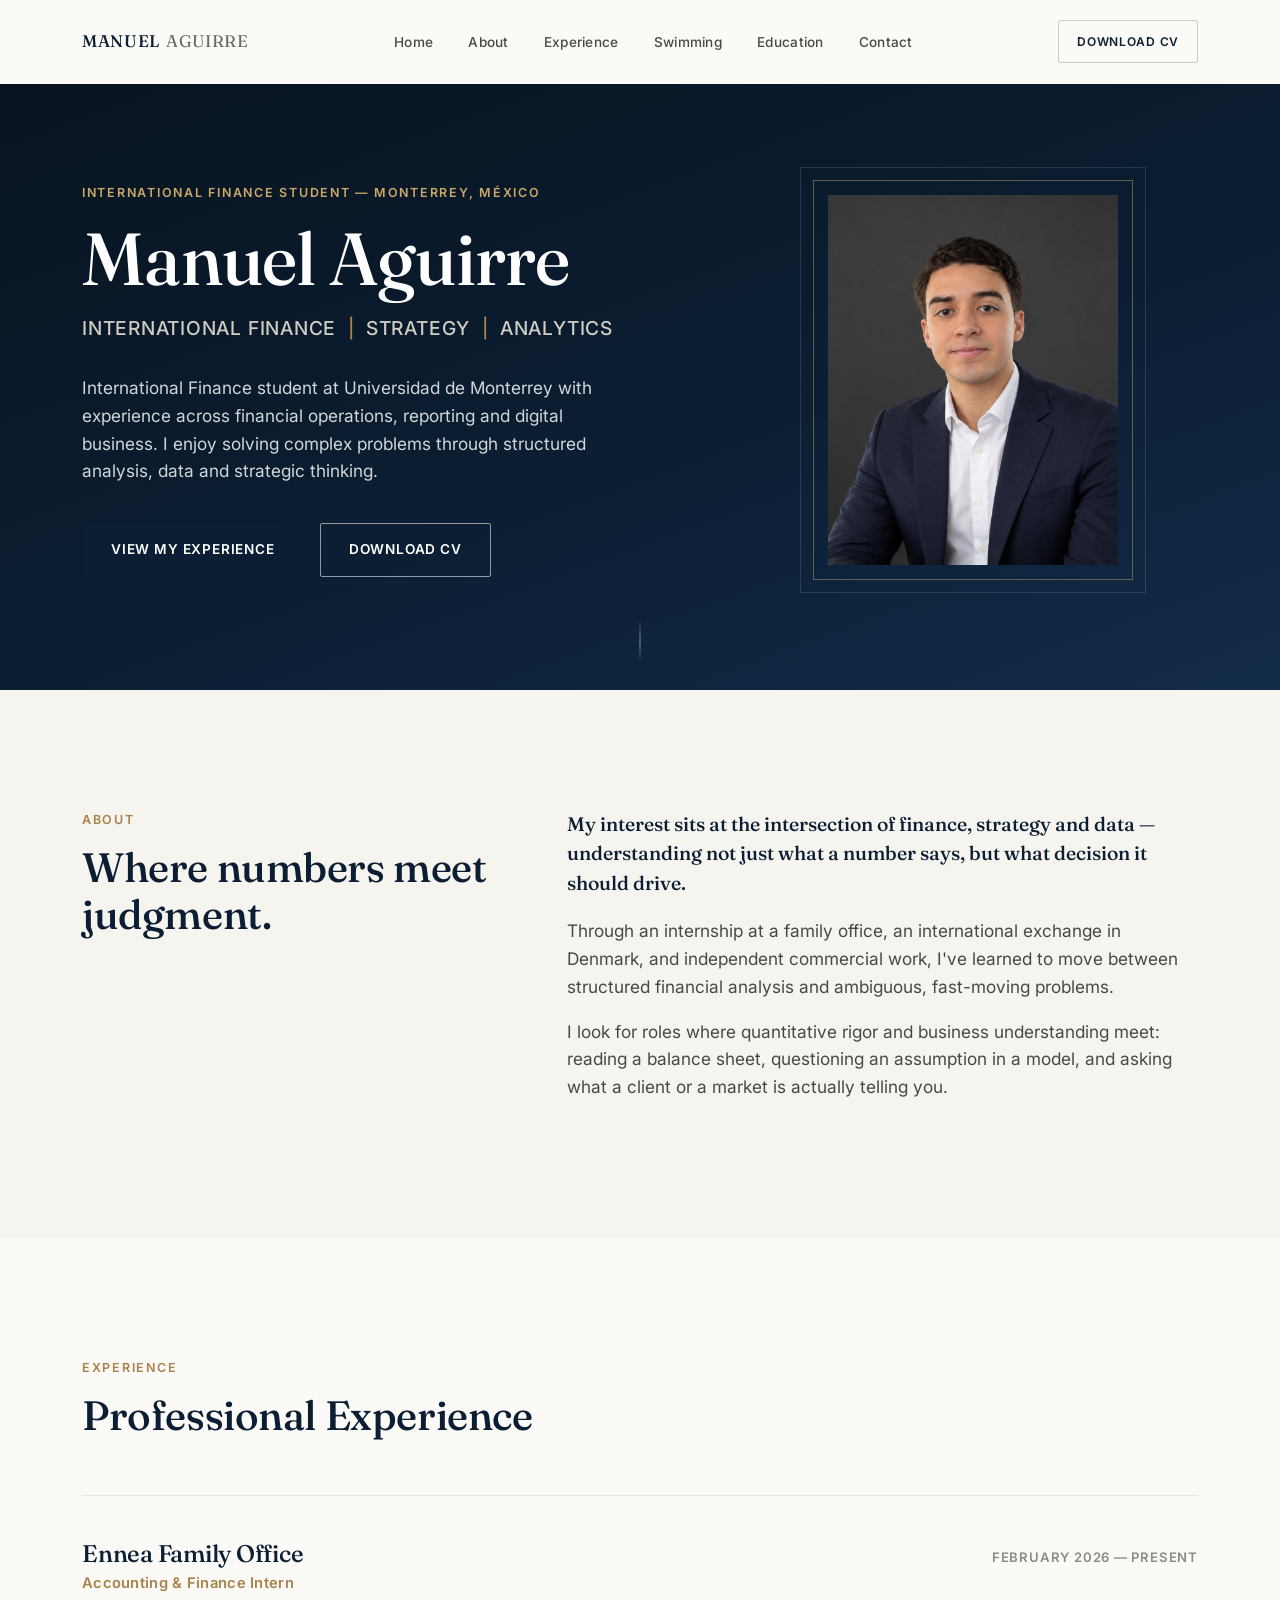
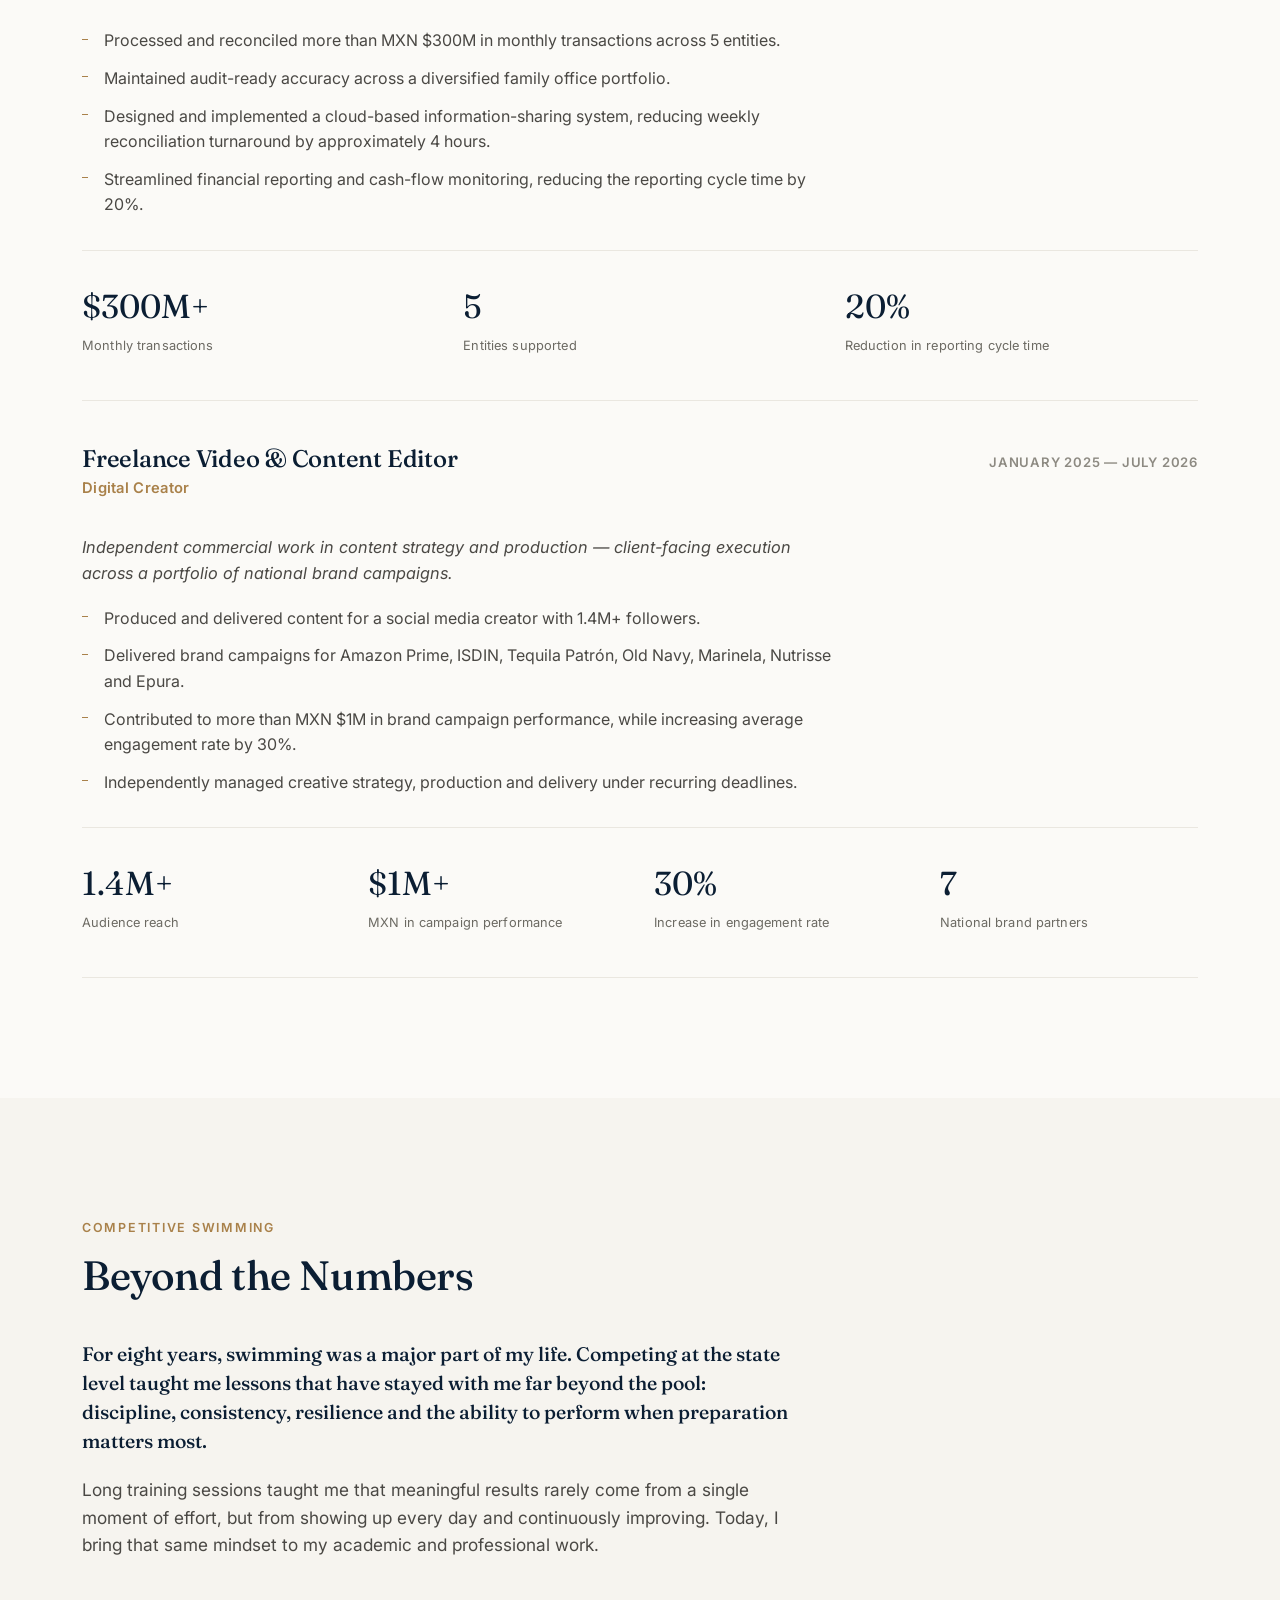
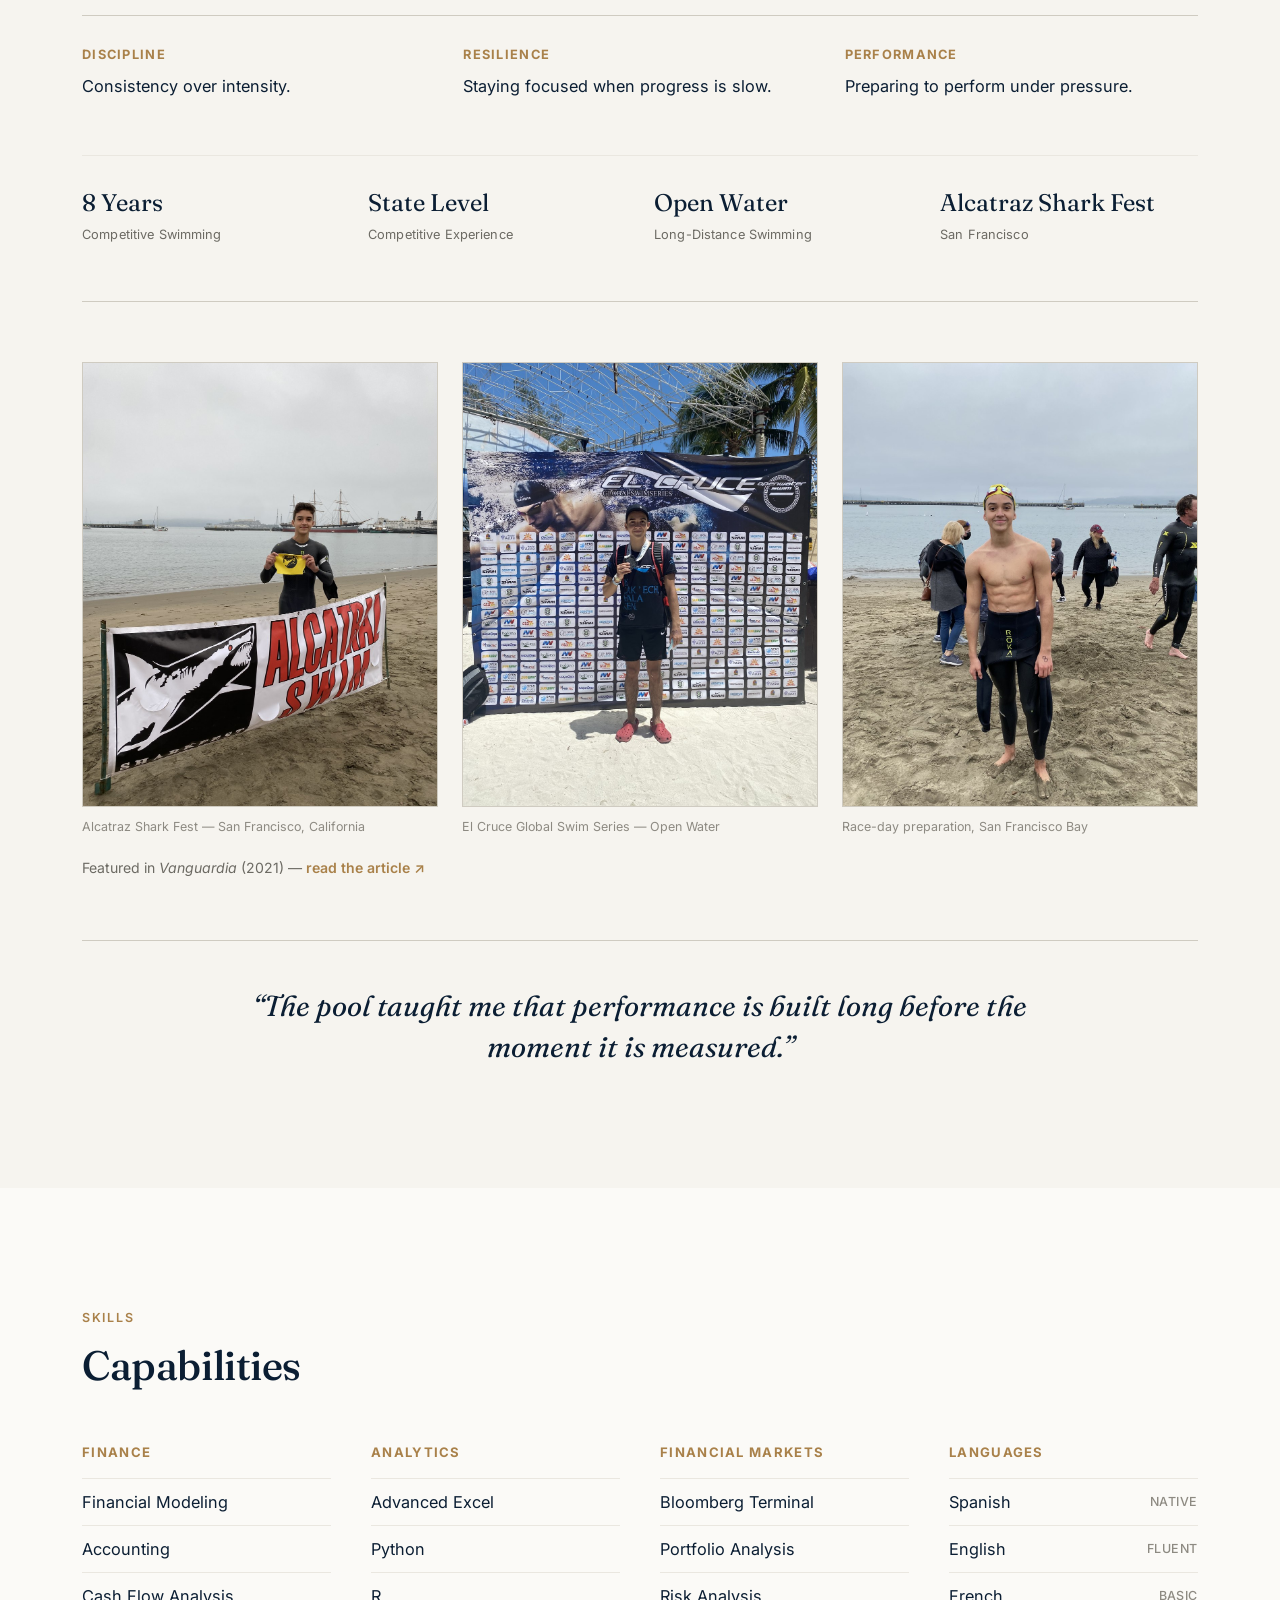
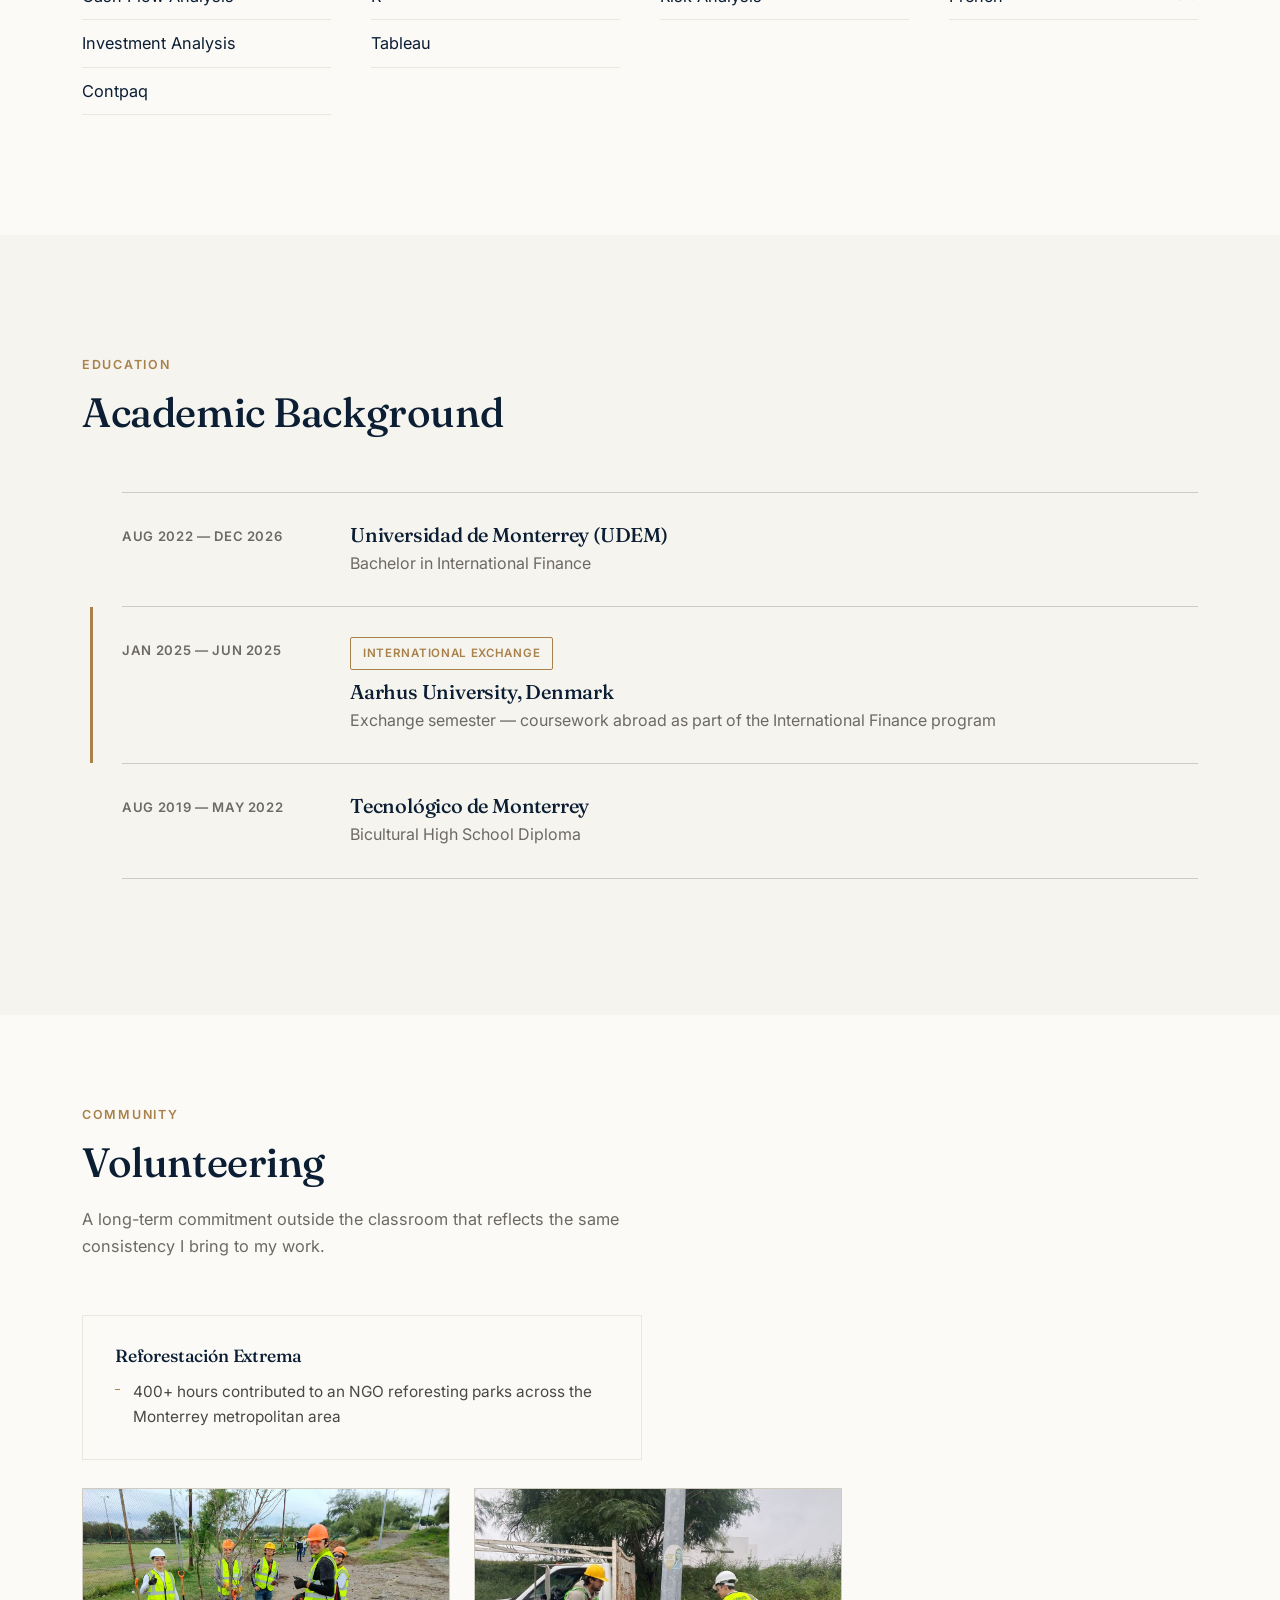
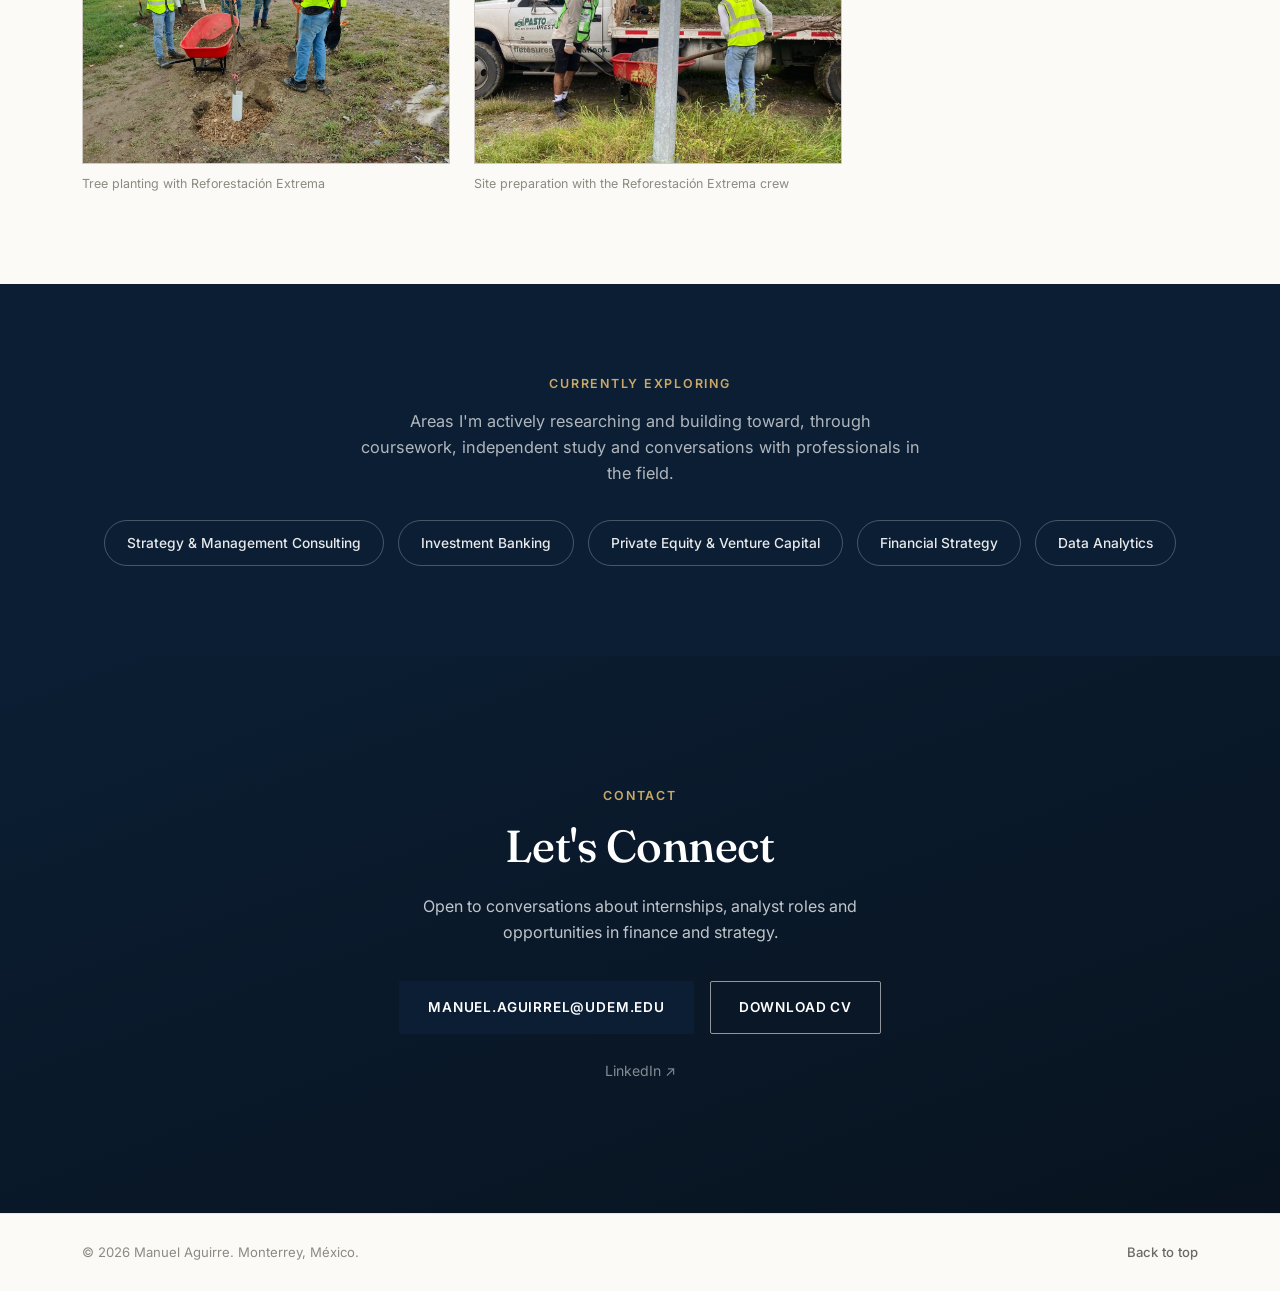
<file: index.html>
<!DOCTYPE html>
<html lang="en">
<head>
<meta charset="UTF-8">
<meta name="viewport" content="width=device-width, initial-scale=1.0">
<title>Manuel Aguirre — International Finance | Strategy | Analytics</title>
<meta name="description" content="Manuel Aguirre is an International Finance student at Universidad de Monterrey with experience in financial operations, reporting and digital business. Exploring careers in strategy consulting, investment banking, private equity and financial analytics.">
<meta name="keywords" content="Manuel Aguirre, International Finance, Finance Student, Financial Analyst, Investment Banking, Management Consulting, Financial Modeling, Monterrey Mexico, Universidad de Monterrey, Aarhus University">
<meta name="author" content="Manuel Aguirre">
<meta name="robots" content="index, follow">
<link rel="canonical" href="https://manuelaguirre.com/">

<!-- Open Graph -->
<meta property="og:type" content="website">
<meta property="og:title" content="Manuel Aguirre — International Finance | Strategy | Analytics">
<meta property="og:description" content="International Finance student at Universidad de Monterrey with experience across financial operations, reporting and digital business.">
<meta property="og:image" content="assets/img/og-cover.svg">
<meta property="og:locale" content="en_US">

<!-- Twitter -->
<meta name="twitter:card" content="summary_large_image">
<meta name="twitter:title" content="Manuel Aguirre — International Finance | Strategy | Analytics">
<meta name="twitter:description" content="International Finance student at Universidad de Monterrey with experience across financial operations, reporting and digital business.">

<link rel="icon" type="image/svg+xml" href="assets/img/favicon.svg">

<link rel="preconnect" href="https://fonts.googleapis.com">
<link rel="preconnect" href="https://fonts.gstatic.com" crossorigin>
<link href="https://fonts.googleapis.com/css2?family=Fraunces:opsz,wght@9..144,400;9..144,500;9..144,600&family=Inter:wght@400;500;600;700&display=swap" rel="stylesheet">

<link rel="stylesheet" href="css/styles.css">

<script type="application/ld+json">
{
  "@context": "https://schema.org",
  "@type": "Person",
  "name": "Manuel Aguirre",
  "jobTitle": "International Finance Student",
  "description": "International Finance student at Universidad de Monterrey with experience across financial operations, reporting and digital business.",
  "email": "mailto:manuel.aguirrel@udem.edu",
  "sameAs": [
    "https://www.linkedin.com/in/manuel-aguirre-leal-031319253"
  ],
  "address": {
    "@type": "PostalAddress",
    "addressLocality": "Monterrey",
    "addressCountry": "MX"
  },
  "alumniOf": [
    {
      "@type": "CollegeOrUniversity",
      "name": "Universidad de Monterrey (UDEM)"
    },
    {
      "@type": "CollegeOrUniversity",
      "name": "Aarhus University"
    },
    {
      "@type": "EducationalOrganization",
      "name": "Tecnológico de Monterrey"
    }
  ],
  "worksFor": {
    "@type": "Organization",
    "name": "Ennea Family Office"
  }
}
</script>
</head>
<body>

<a class="skip-link" href="#main">Skip to content</a>

<header class="site-header" id="site-header">
  <div class="container header-inner">
    <a href="#top" class="logo">MANUEL<span>AGUIRRE</span></a>

    <nav class="main-nav" id="main-nav" aria-label="Primary">
      <ul>
        <li><a href="#top" class="nav-link">Home</a></li>
        <li><a href="#about" class="nav-link">About</a></li>
        <li><a href="#experience" class="nav-link">Experience</a></li>
        <li><a href="#swimming" class="nav-link">Swimming</a></li>
        <li><a href="#education" class="nav-link">Education</a></li>
        <li><a href="#contact" class="nav-link">Contact</a></li>
      </ul>
    </nav>

    <div class="header-actions">
      <a class="btn btn-ghost btn-small" href="assets/cv/Manuel-Aguirre-CV.pdf" download>Download CV</a>
      <button class="nav-toggle" id="nav-toggle" aria-expanded="false" aria-controls="mobile-nav" aria-label="Open menu">
        <span></span><span></span><span></span>
      </button>
    </div>
  </div>

  <div class="mobile-nav" id="mobile-nav">
    <ul>
      <li><a href="#top" class="nav-link">Home</a></li>
      <li><a href="#about" class="nav-link">About</a></li>
      <li><a href="#experience" class="nav-link">Experience</a></li>
      <li><a href="#swimming" class="nav-link">Swimming</a></li>
      <li><a href="#education" class="nav-link">Education</a></li>
      <li><a href="#contact" class="nav-link">Contact</a></li>
      <li><a href="assets/cv/Manuel-Aguirre-CV.pdf" class="btn btn-primary btn-small" download>Download CV</a></li>
    </ul>
  </div>
</header>

<main id="main">

  <!-- HERO -->
  <section class="hero" id="top">
    <div class="container hero-inner">
      <div class="hero-copy reveal">
        <p class="eyebrow">International Finance Student — Monterrey, México</p>
        <h1 class="hero-name">Manuel Aguirre</h1>
        <p class="hero-tagline">International Finance <span class="hero-divider">|</span> Strategy <span class="hero-divider">|</span> Analytics</p>
        <p class="hero-desc">International Finance student at Universidad de Monterrey with experience across financial operations, reporting and digital business. I enjoy solving complex problems through structured analysis, data and strategic thinking.</p>
        <div class="hero-cta">
          <a href="#experience" class="btn btn-primary">View My Experience</a>
          <a href="assets/cv/Manuel-Aguirre-CV.pdf" class="btn btn-outline" download>Download CV</a>
        </div>
      </div>

      <div class="hero-portrait reveal">
        <div class="portrait-frame">
          <img src="assets/img/manuel-portrait.jpg" alt="Portrait of Manuel Aguirre" width="960" height="1200">
        </div>
      </div>
    </div>
    <div class="hero-scroll-cue" aria-hidden="true"><span></span></div>
  </section>

  <!-- ABOUT -->
  <section class="section section-about" id="about">
    <div class="container about-grid">
      <div class="section-heading reveal">
        <p class="eyebrow">About</p>
        <h2>Where numbers meet judgment.</h2>
      </div>
      <div class="about-copy reveal">
        <p>My interest sits at the intersection of finance, strategy and data — understanding not just what a number says, but what decision it should drive.</p>
        <p>Through an internship at a family office, an international exchange in Denmark, and independent commercial work, I've learned to move between structured financial analysis and ambiguous, fast-moving problems.</p>
        <p>I look for roles where quantitative rigor and business understanding meet: reading a balance sheet, questioning an assumption in a model, and asking what a client or a market is actually telling you.</p>
      </div>
    </div>
  </section>

  <!-- EXPERIENCE -->
  <section class="section section-experience" id="experience">
    <div class="container">
      <div class="section-heading reveal">
        <p class="eyebrow">Experience</p>
        <h2>Professional Experience</h2>
      </div>

      <article class="experience-card reveal">
        <div class="experience-head">
          <div>
            <h3>Ennea Family Office</h3>
            <p class="experience-role">Accounting &amp; Finance Intern</p>
          </div>
          <p class="experience-dates">February 2026 — Present</p>
        </div>

        <ul class="experience-list">
          <li>Processed and reconciled more than MXN $300M in monthly transactions across 5 entities.</li>
          <li>Maintained audit-ready accuracy across a diversified family office portfolio.</li>
          <li>Designed and implemented a cloud-based information-sharing system, reducing weekly reconciliation turnaround by approximately 4 hours.</li>
          <li>Streamlined financial reporting and cash-flow monitoring, reducing the reporting cycle time by 20%.</li>
        </ul>

        <div class="stat-row">
          <div class="stat">
            <p class="stat-number">$300M+</p>
            <p class="stat-label">Monthly transactions</p>
          </div>
          <div class="stat">
            <p class="stat-number">5</p>
            <p class="stat-label">Entities supported</p>
          </div>
          <div class="stat">
            <p class="stat-number">20%</p>
            <p class="stat-label">Reduction in reporting cycle time</p>
          </div>
        </div>
      </article>

      <article class="experience-card reveal">
        <div class="experience-head">
          <div>
            <h3>Freelance Video &amp; Content Editor</h3>
            <p class="experience-role">Digital Creator</p>
          </div>
          <p class="experience-dates">January 2025 — July 2026</p>
        </div>

        <p class="experience-framing">Independent commercial work in content strategy and production — client-facing execution across a portfolio of national brand campaigns.</p>

        <ul class="experience-list">
          <li>Produced and delivered content for a social media creator with 1.4M+ followers.</li>
          <li>Delivered brand campaigns for Amazon Prime, ISDIN, Tequila Patrón, Old Navy, Marinela, Nutrisse and Epura.</li>
          <li>Contributed to more than MXN $1M in brand campaign performance, while increasing average engagement rate by 30%.</li>
          <li>Independently managed creative strategy, production and delivery under recurring deadlines.</li>
        </ul>

        <div class="stat-row">
          <div class="stat">
            <p class="stat-number">1.4M+</p>
            <p class="stat-label">Audience reach</p>
          </div>
          <div class="stat">
            <p class="stat-number">$1M+</p>
            <p class="stat-label">MXN in campaign performance</p>
          </div>
          <div class="stat">
            <p class="stat-number">30%</p>
            <p class="stat-label">Increase in engagement rate</p>
          </div>
          <div class="stat">
            <p class="stat-number">7</p>
            <p class="stat-label">National brand partners</p>
          </div>
        </div>
      </article>
    </div>
  </section>

  <!-- BEYOND THE NUMBERS — COMPETITIVE SWIMMING -->
  <section class="section section-swimming" id="swimming">
    <div class="container">
      <div class="section-heading swim-heading reveal">
        <p class="eyebrow">Competitive Swimming</p>
        <h2>Beyond the Numbers</h2>
      </div>

      <div class="swim-narrative reveal">
        <p>For eight years, swimming was a major part of my life. Competing at the state level taught me lessons that have stayed with me far beyond the pool: discipline, consistency, resilience and the ability to perform when preparation matters most.</p>
        <p>Long training sessions taught me that meaningful results rarely come from a single moment of effort, but from showing up every day and continuously improving. Today, I bring that same mindset to my academic and professional work.</p>
      </div>

      <div class="principle-grid reveal">
        <div class="principle">
          <h3>Discipline</h3>
          <p>Consistency over intensity.</p>
        </div>
        <div class="principle">
          <h3>Resilience</h3>
          <p>Staying focused when progress is slow.</p>
        </div>
        <div class="principle">
          <h3>Performance</h3>
          <p>Preparing to perform under pressure.</p>
        </div>
      </div>

      <div class="stat-row swim-timeline reveal">
        <div class="stat">
          <p class="stat-number">8 Years</p>
          <p class="stat-label">Competitive Swimming</p>
        </div>
        <div class="stat">
          <p class="stat-number">State Level</p>
          <p class="stat-label">Competitive Experience</p>
        </div>
        <div class="stat">
          <p class="stat-number">Open Water</p>
          <p class="stat-label">Long-Distance Swimming</p>
        </div>
        <div class="stat">
          <p class="stat-number">Alcatraz Shark Fest</p>
          <p class="stat-label">San Francisco</p>
        </div>
      </div>

      <div class="swim-gallery reveal">
        <figure>
          <img src="assets/img/swim-1.jpg" alt="Manuel Aguirre holding his race cap at the Alcatraz Shark Fest start line on the beach, with the San Francisco waterfront in the background" loading="lazy">
          <figcaption>Alcatraz Shark Fest — San Francisco, California</figcaption>
        </figure>
        <figure>
          <img src="assets/img/swim-2.jpg" alt="Manuel Aguirre with his finisher's medal at the El Cruce Global Swim Series open-water event" loading="lazy">
          <figcaption>El Cruce Global Swim Series — Open Water</figcaption>
        </figure>
        <figure>
          <img src="assets/img/swim-3.jpg" alt="Manuel Aguirre in a wetsuit on the beach before an open-water swim in San Francisco Bay" loading="lazy">
          <figcaption>Race-day preparation, San Francisco Bay</figcaption>
        </figure>
      </div>

      <p class="swim-press">Featured in <em>Vanguardia</em> (2021) — <a href="https://www.pressreader.com/mexico/vanguardia/20210822/283016877789934" target="_blank" rel="noopener noreferrer">read the article ↗</a></p>

      <blockquote class="swim-quote">
        <p>&ldquo;The pool taught me that performance is built long before the moment it is measured.&rdquo;</p>
      </blockquote>
    </div>
  </section>

  <!-- SKILLS -->
  <section class="section section-skills" id="skills">
    <div class="container">
      <div class="section-heading reveal">
        <p class="eyebrow">Skills</p>
        <h2>Capabilities</h2>
      </div>

      <div class="skills-grid">
        <div class="skill-group reveal">
          <h3>Finance</h3>
          <ul>
            <li>Financial Modeling</li>
            <li>Accounting</li>
            <li>Cash Flow Analysis</li>
            <li>Investment Analysis</li>
            <li>Contpaq</li>
          </ul>
        </div>
        <div class="skill-group reveal">
          <h3>Analytics</h3>
          <ul>
            <li>Advanced Excel</li>
            <li>Python</li>
            <li>R</li>
            <li>Tableau</li>
          </ul>
        </div>
        <div class="skill-group reveal">
          <h3>Financial Markets</h3>
          <ul>
            <li>Bloomberg Terminal</li>
            <li>Portfolio Analysis</li>
            <li>Risk Analysis</li>
          </ul>
        </div>
        <div class="skill-group reveal">
          <h3>Languages</h3>
          <ul class="language-list">
            <li><span>Spanish</span><span class="lang-level">Native</span></li>
            <li><span>English</span><span class="lang-level">Fluent</span></li>
            <li><span>French</span><span class="lang-level">Basic</span></li>
          </ul>
        </div>
      </div>
    </div>
  </section>

  <!-- EDUCATION -->
  <section class="section section-education" id="education">
    <div class="container">
      <div class="section-heading reveal">
        <p class="eyebrow">Education</p>
        <h2>Academic Background</h2>
      </div>

      <ol class="education-list">
        <li class="education-item reveal">
          <div class="education-dates">Aug 2022 — Dec 2026</div>
          <div class="education-body">
            <h3>Universidad de Monterrey (UDEM)</h3>
            <p>Bachelor in International Finance</p>
          </div>
        </li>

        <li class="education-item education-featured reveal">
          <div class="education-dates">Jan 2025 — Jun 2025</div>
          <div class="education-body">
            <span class="badge badge-accent">International Exchange</span>
            <h3>Aarhus University, Denmark</h3>
            <p>Exchange semester — coursework abroad as part of the International Finance program</p>
          </div>
        </li>

        <li class="education-item reveal">
          <div class="education-dates">Aug 2019 — May 2022</div>
          <div class="education-body">
            <h3>Tecnológico de Monterrey</h3>
            <p>Bicultural High School Diploma</p>
          </div>
        </li>
      </ol>
    </div>
  </section>

  <!-- COMMUNITY / VOLUNTEERING -->
  <section class="section section-beyond" id="beyond">
    <div class="container">
      <div class="section-heading reveal">
        <p class="eyebrow">Community</p>
        <h2>Volunteering</h2>
        <p class="section-subtitle">A long-term commitment outside the classroom that reflects the same consistency I bring to my work.</p>
      </div>

      <div class="beyond-card beyond-card-single reveal">
        <h3>Reforestación Extrema</h3>
        <ul>
          <li>400+ hours contributed to an NGO reforesting parks across the Monterrey metropolitan area</li>
        </ul>
      </div>

      <div class="volunteer-gallery reveal">
        <figure>
          <img src="assets/img/volunteer-1.jpg" alt="Manuel Aguirre and fellow volunteers planting a tree with Reforestación Extrema" loading="lazy">
          <figcaption>Tree planting with Reforestación Extrema</figcaption>
        </figure>
        <figure>
          <img src="assets/img/volunteer-2.jpg" alt="Manuel Aguirre and a volunteer preparing equipment at a Reforestación Extrema site" loading="lazy">
          <figcaption>Site preparation with the Reforestación Extrema crew</figcaption>
        </figure>
      </div>
    </div>
  </section>

  <!-- CURRENTLY EXPLORING -->
  <section class="section section-exploring">
    <div class="container">
      <div class="section-heading reveal">
        <p class="eyebrow">Currently Exploring</p>
        <p class="section-subtitle">Areas I'm actively researching and building toward, through coursework, independent study and conversations with professionals in the field.</p>
      </div>
      <ul class="pill-list reveal">
        <li>Strategy &amp; Management Consulting</li>
        <li>Investment Banking</li>
        <li>Private Equity &amp; Venture Capital</li>
        <li>Financial Strategy</li>
        <li>Data Analytics</li>
      </ul>
    </div>
  </section>

  <!-- CONTACT -->
  <section class="section section-contact" id="contact">
    <div class="container contact-inner reveal">
      <p class="eyebrow">Contact</p>
      <h2>Let's Connect</h2>
      <p class="contact-desc">Open to conversations about internships, analyst roles and opportunities in finance and strategy.</p>

      <div class="contact-actions">
        <a class="btn btn-primary" href="mailto:manuel.aguirrel@udem.edu">manuel.aguirrel@udem.edu</a>
        <a class="btn btn-outline" href="assets/cv/Manuel-Aguirre-CV.pdf" download>Download CV</a>
      </div>

      <p class="contact-linkedin"><a href="https://www.linkedin.com/in/manuel-aguirre-leal-031319253" target="_blank" rel="noopener noreferrer">LinkedIn ↗</a></p>
    </div>
  </section>

</main>

<footer class="site-footer">
  <div class="container footer-inner">
    <p>&copy; <span id="year">2026</span> Manuel Aguirre. Monterrey, México.</p>
    <a href="#top" class="footer-top">Back to top</a>
  </div>
</footer>

<script src="js/main.js"></script>
</body>
</html>
</file>
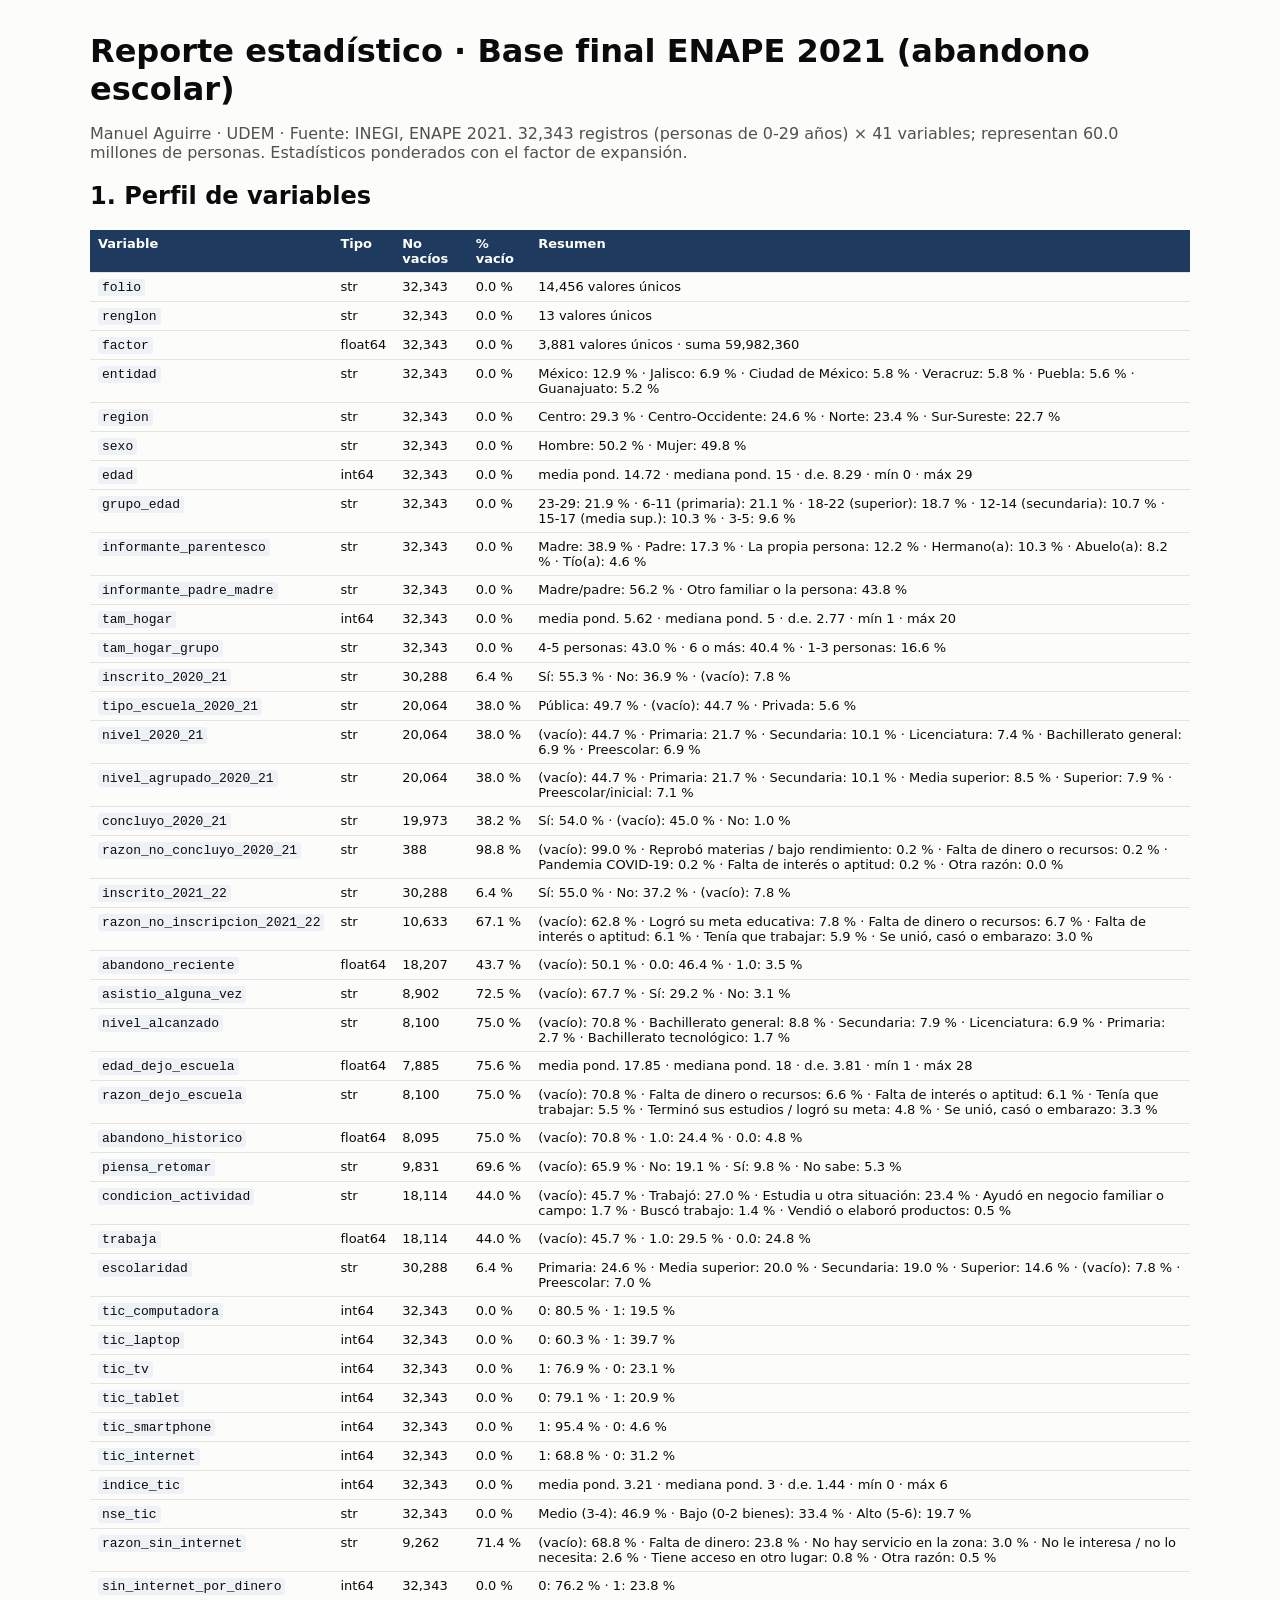
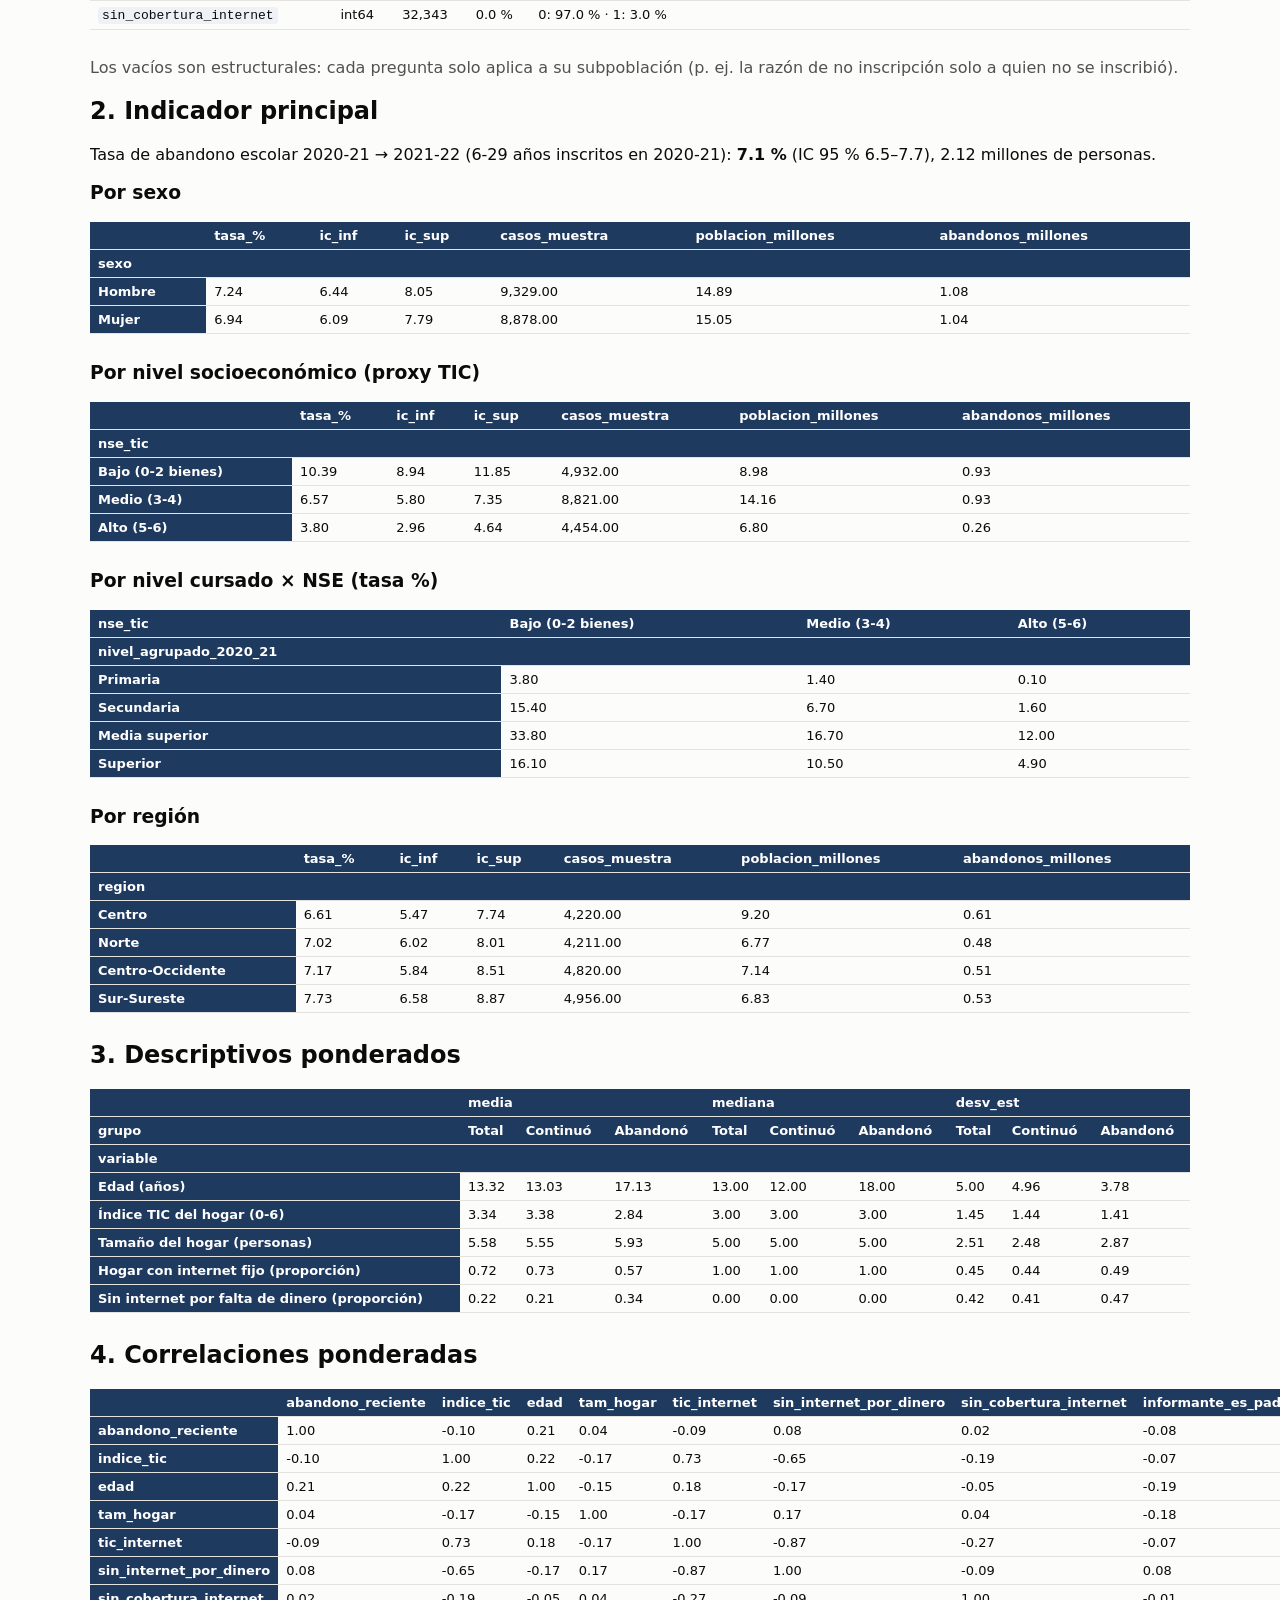
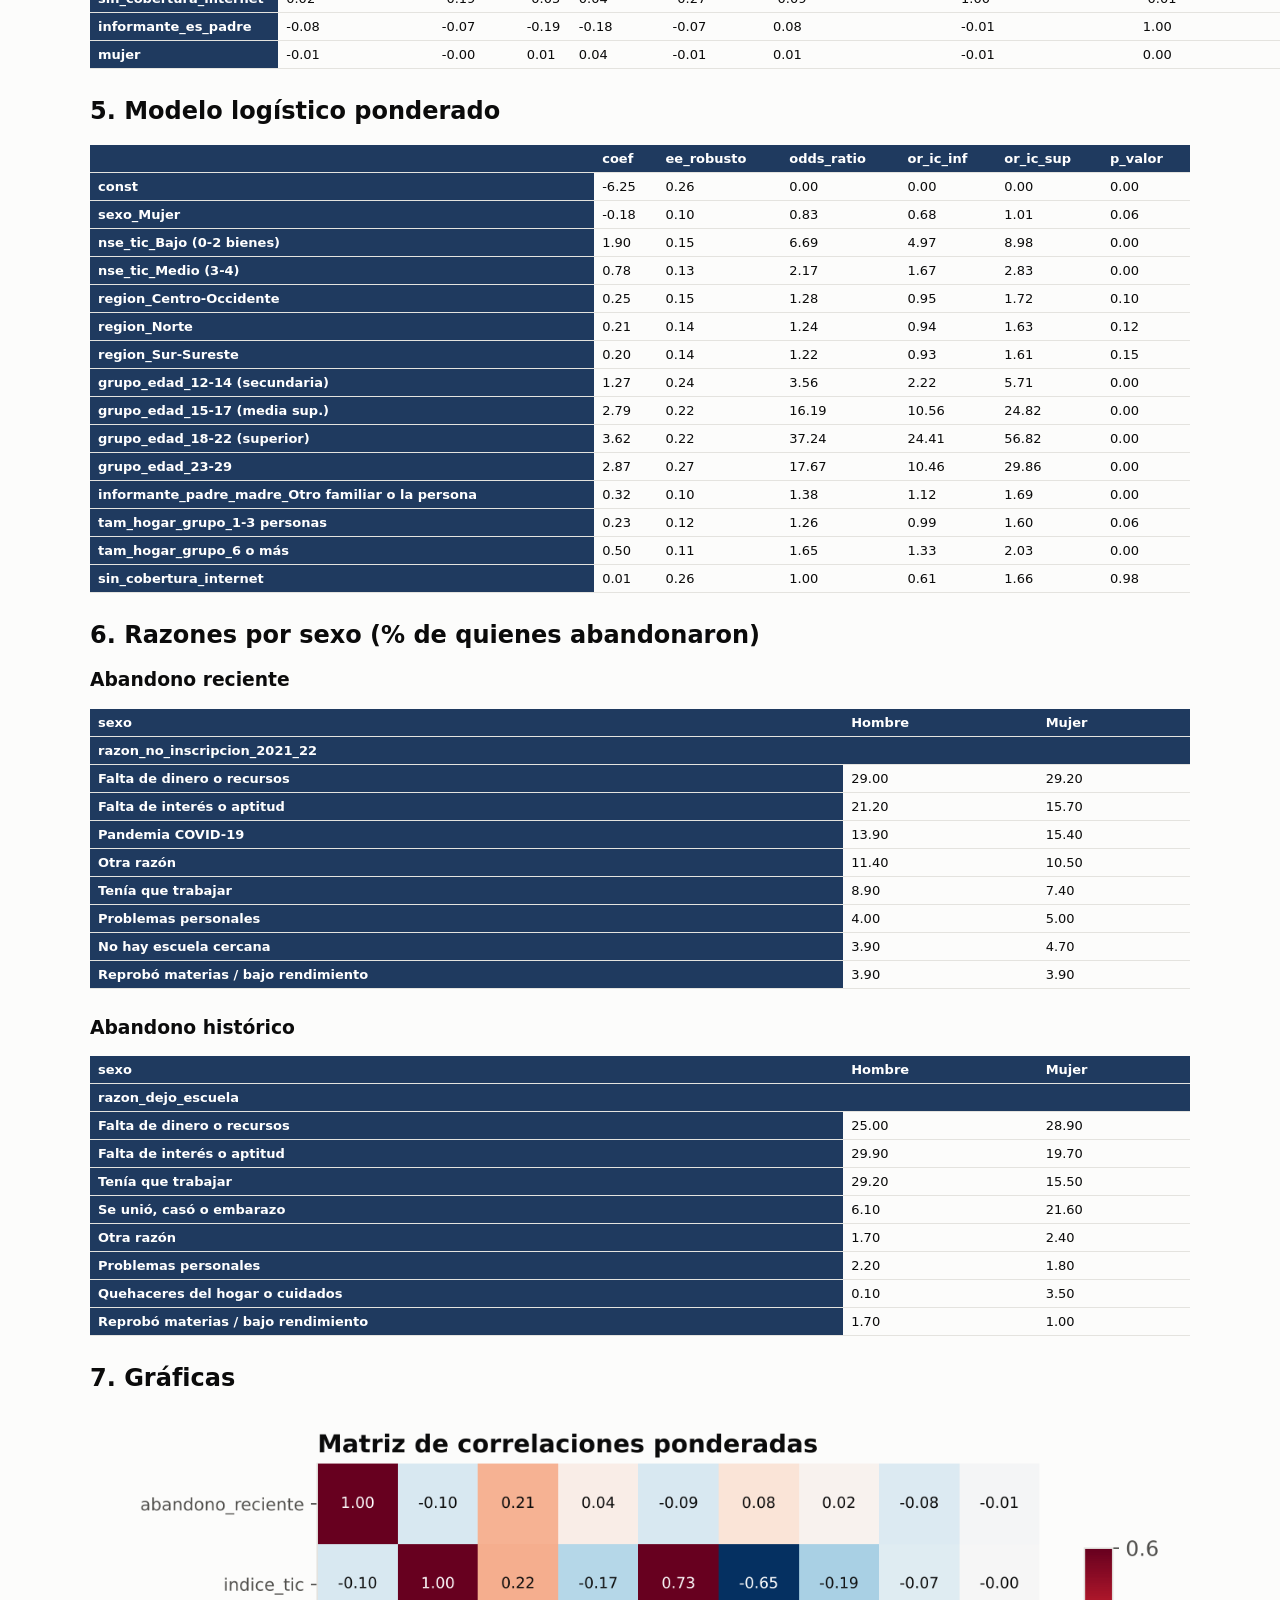
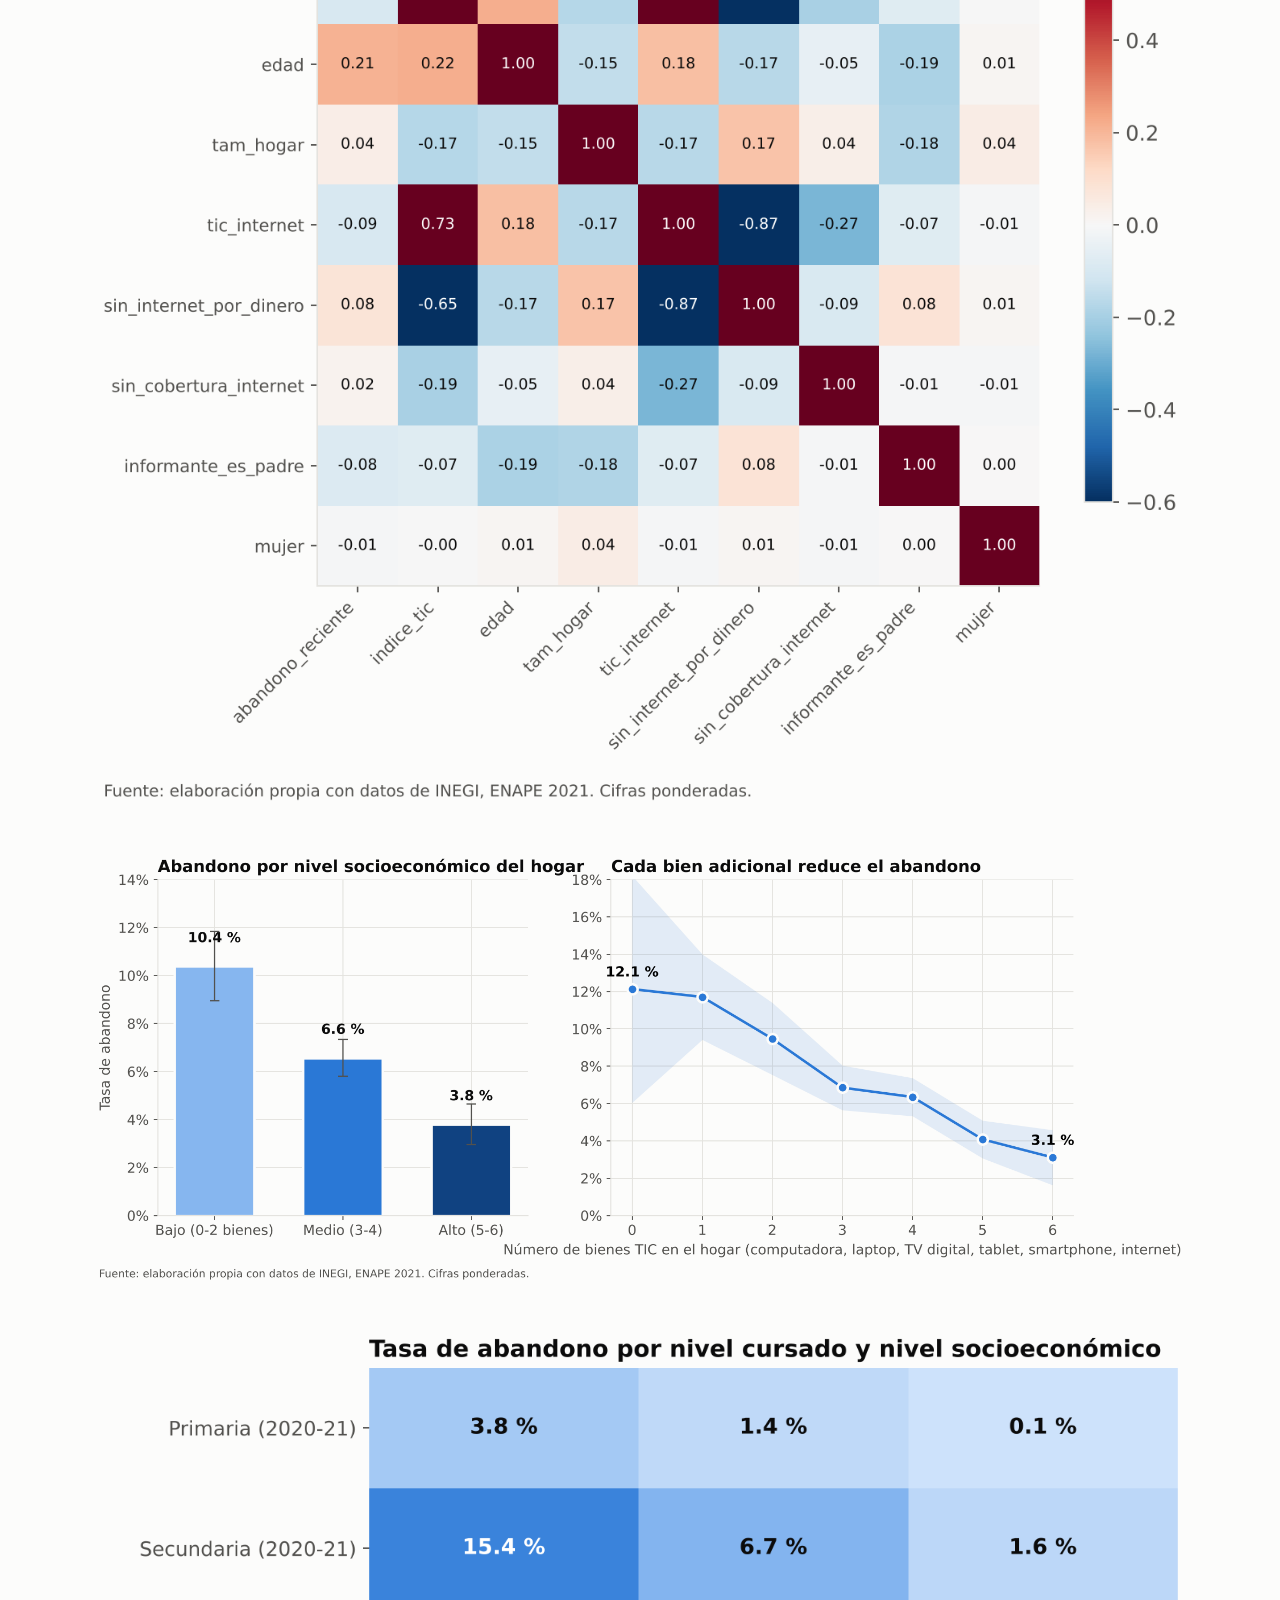
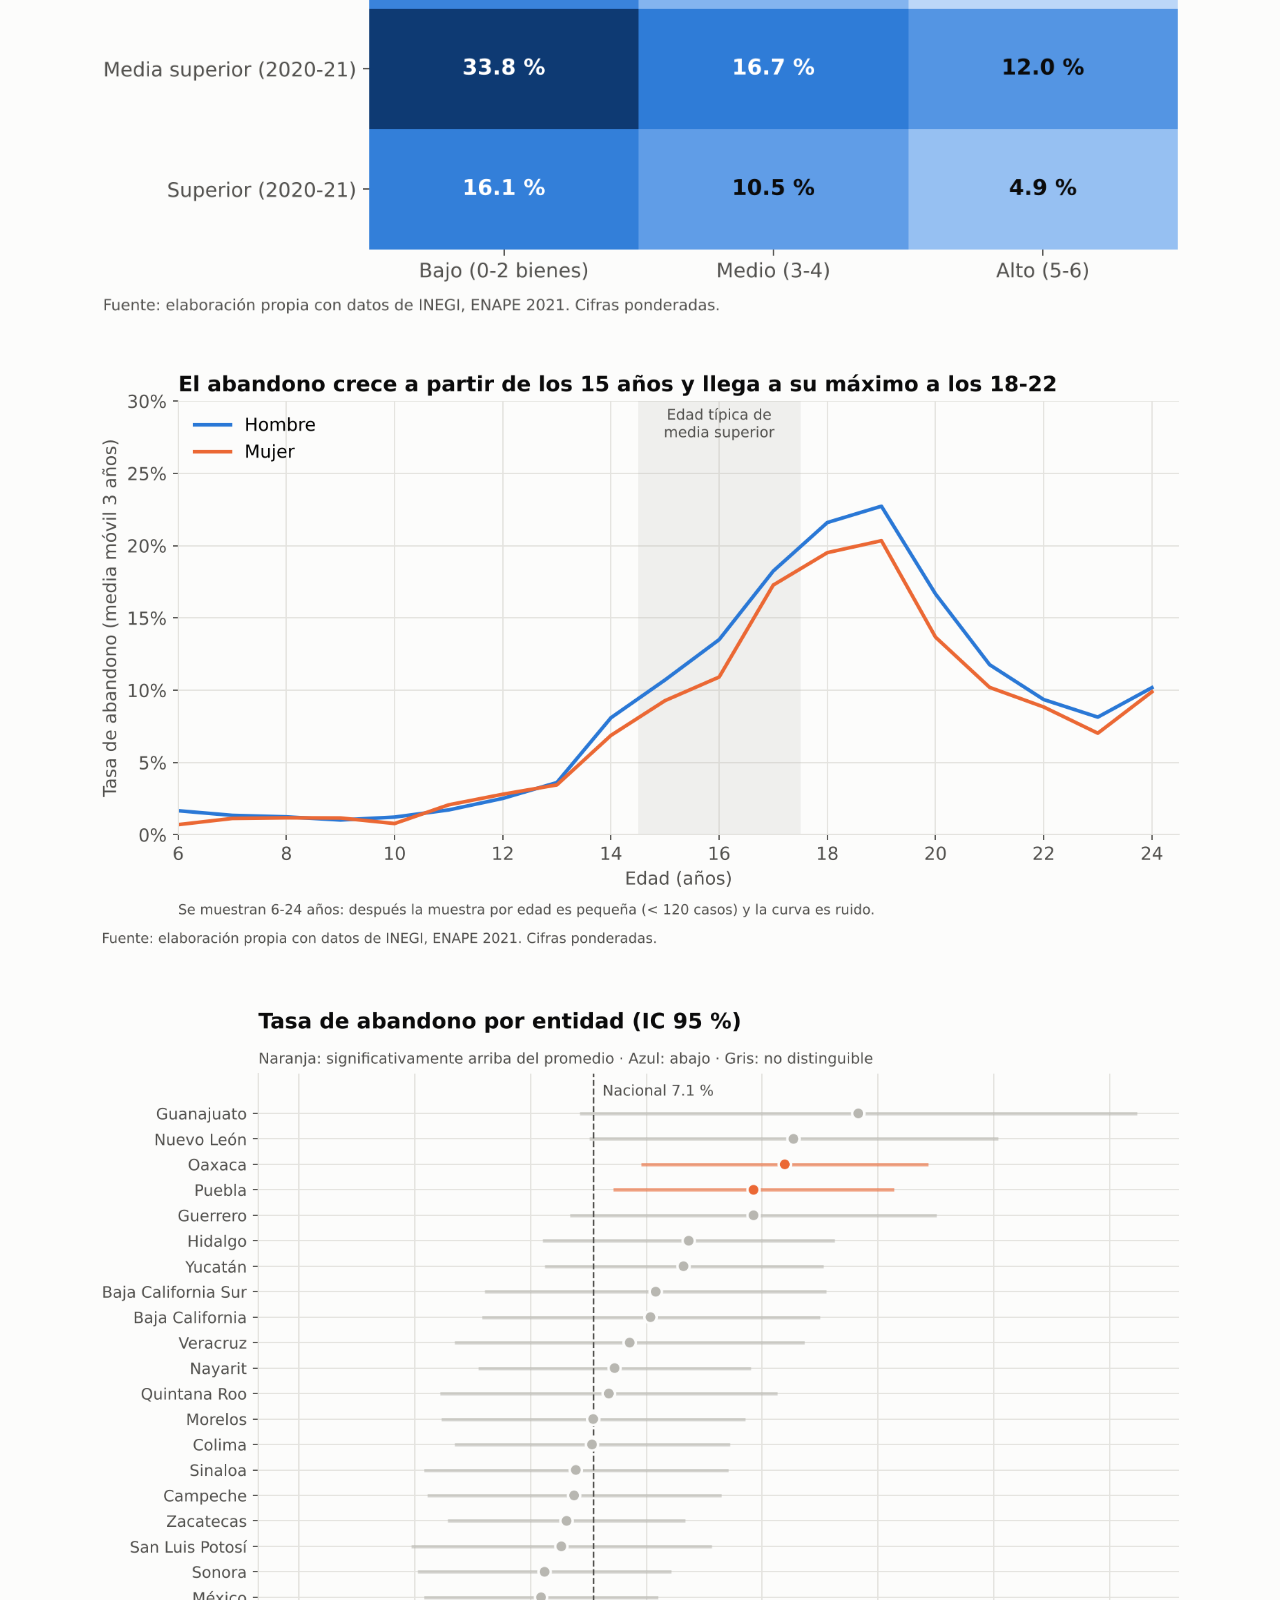
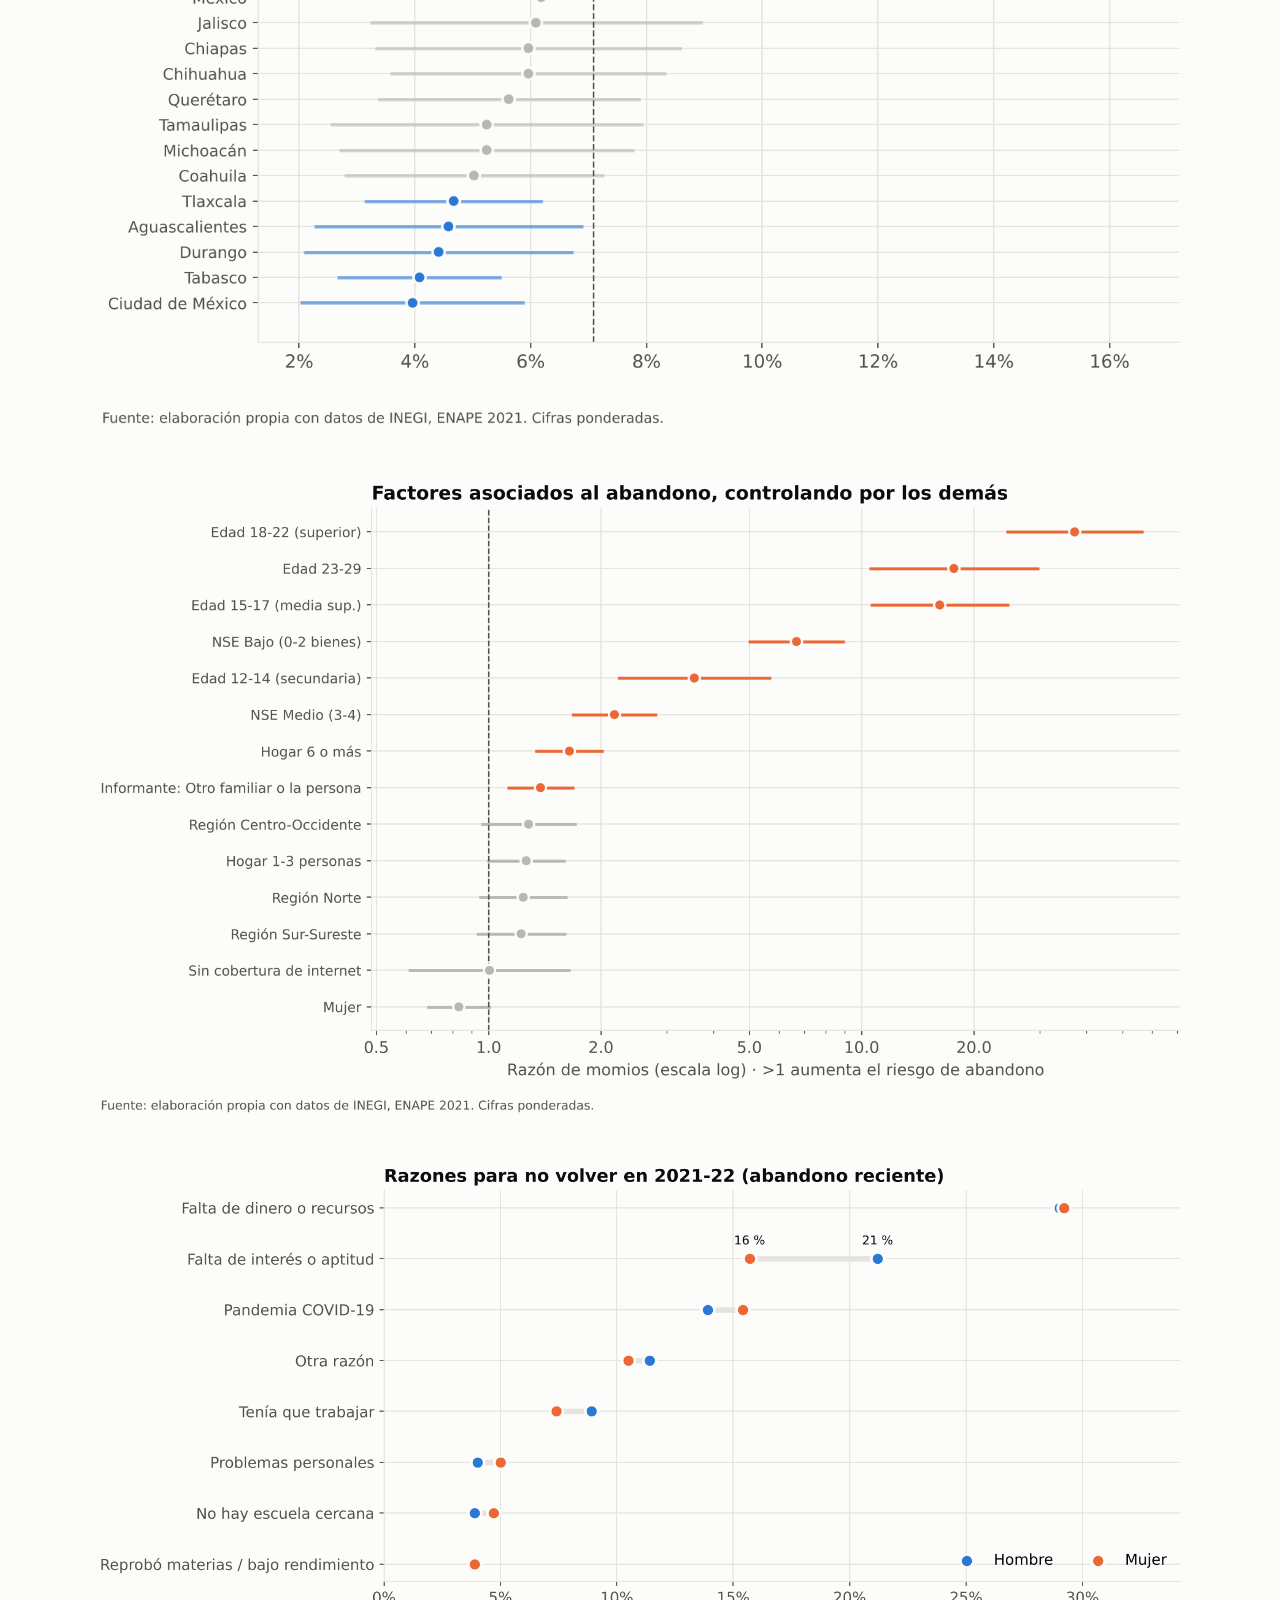
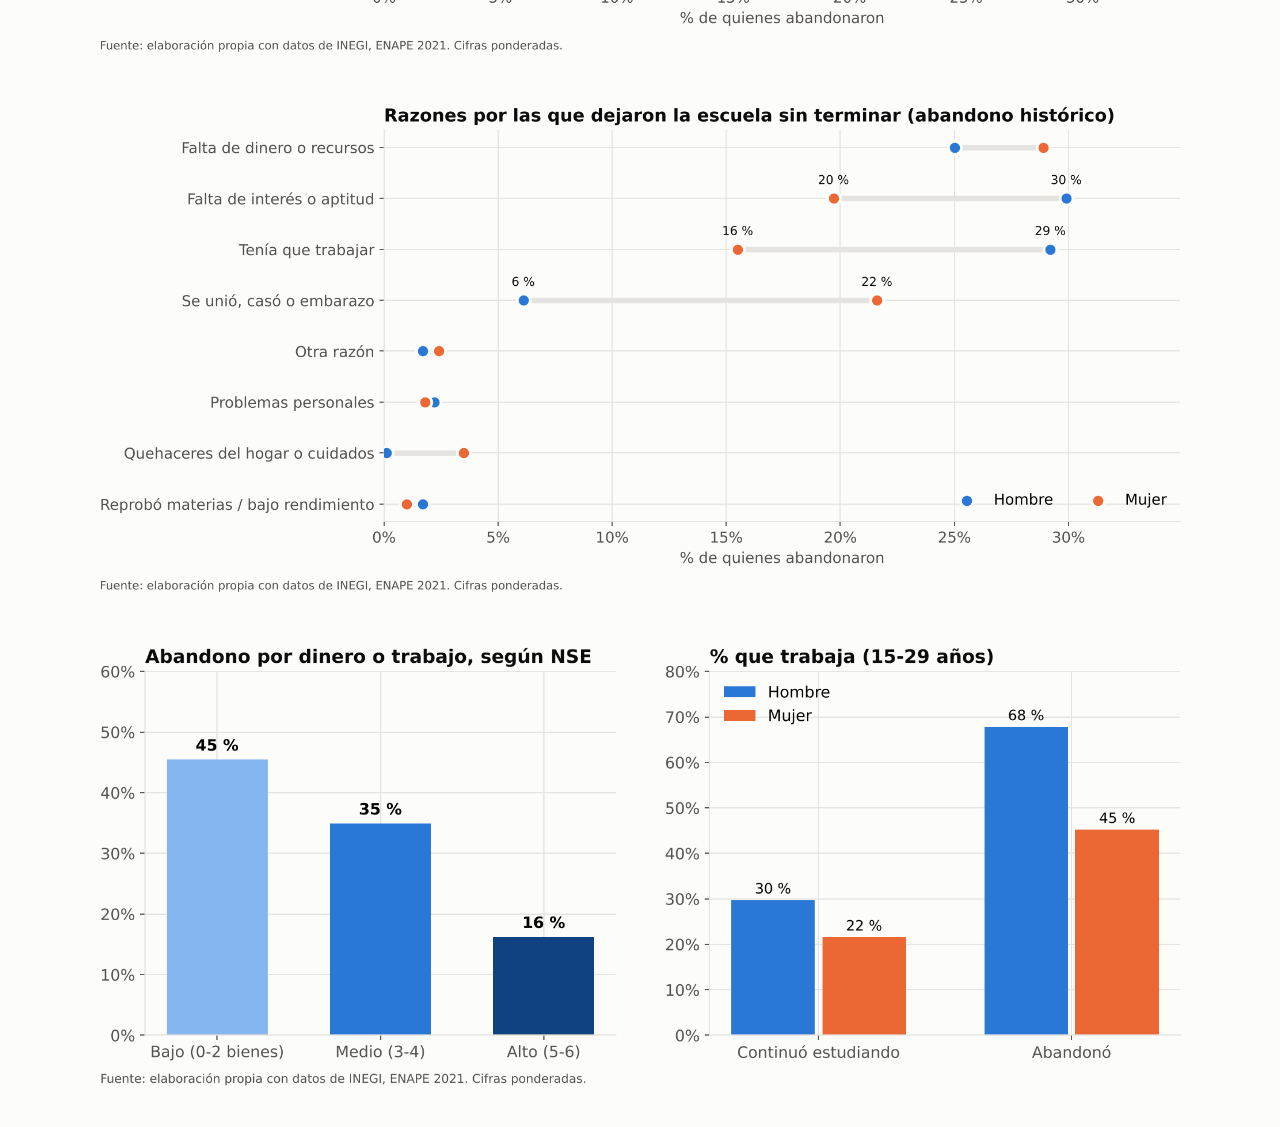
<file: Proyecto final/Reporte_Estadistico.html>
<!doctype html><html lang="es"><head><meta charset="utf-8"><title>Reporte estadístico</title>
<style>body{font-family:system-ui,sans-serif;max-width:1100px;margin:32px auto;padding:0 16px;color:#0b0b0b;background:#fcfcfb}
h1{margin-bottom:4px} .sub{color:#52514e} table.t,table.v{border-collapse:collapse;width:100%;font-size:13px;margin:12px 0 28px}
td,th{border-bottom:1px solid #e4e3df;padding:6px 8px;text-align:left;vertical-align:top} th{background:#1F3A5F;color:#fff}
code{background:#eef2f7;padding:1px 4px;border-radius:3px} img{max-width:100%;margin:8px 0 24px}</style></head><body>
<h1>Reporte estadístico · Base final ENAPE 2021 (abandono escolar)</h1>
<p class="sub">Manuel Aguirre · UDEM · Fuente: INEGI, ENAPE 2021. 32,343 registros (personas de 0-29 años) × 41 variables;
representan 60.0 millones de personas. Estadísticos ponderados con el factor de expansión.</p>
<h2>1. Perfil de variables</h2><table class="v"><tr><th>Variable</th><th>Tipo</th><th>No vacíos</th><th>% vacío</th><th>Resumen</th></tr>
<tr><td><code>folio</code></td><td>str</td><td>32,343</td><td>0.0 %</td><td>14,456 valores únicos</td></tr><tr><td><code>renglon</code></td><td>str</td><td>32,343</td><td>0.0 %</td><td>13 valores únicos</td></tr><tr><td><code>factor</code></td><td>float64</td><td>32,343</td><td>0.0 %</td><td>3,881 valores únicos · suma 59,982,360</td></tr><tr><td><code>entidad</code></td><td>str</td><td>32,343</td><td>0.0 %</td><td>México: 12.9 % · Jalisco: 6.9 % · Ciudad de México: 5.8 % · Veracruz: 5.8 % · Puebla: 5.6 % · Guanajuato: 5.2 %</td></tr><tr><td><code>region</code></td><td>str</td><td>32,343</td><td>0.0 %</td><td>Centro: 29.3 % · Centro-Occidente: 24.6 % · Norte: 23.4 % · Sur-Sureste: 22.7 %</td></tr><tr><td><code>sexo</code></td><td>str</td><td>32,343</td><td>0.0 %</td><td>Hombre: 50.2 % · Mujer: 49.8 %</td></tr><tr><td><code>edad</code></td><td>int64</td><td>32,343</td><td>0.0 %</td><td>media pond. 14.72 · mediana pond. 15 · d.e. 8.29 · mín 0 · máx 29</td></tr><tr><td><code>grupo_edad</code></td><td>str</td><td>32,343</td><td>0.0 %</td><td>23-29: 21.9 % · 6-11 (primaria): 21.1 % · 18-22 (superior): 18.7 % · 12-14 (secundaria): 10.7 % · 15-17 (media sup.): 10.3 % · 3-5: 9.6 %</td></tr><tr><td><code>informante_parentesco</code></td><td>str</td><td>32,343</td><td>0.0 %</td><td>Madre: 38.9 % · Padre: 17.3 % · La propia persona: 12.2 % · Hermano(a): 10.3 % · Abuelo(a): 8.2 % · Tío(a): 4.6 %</td></tr><tr><td><code>informante_padre_madre</code></td><td>str</td><td>32,343</td><td>0.0 %</td><td>Madre/padre: 56.2 % · Otro familiar o la persona: 43.8 %</td></tr><tr><td><code>tam_hogar</code></td><td>int64</td><td>32,343</td><td>0.0 %</td><td>media pond. 5.62 · mediana pond. 5 · d.e. 2.77 · mín 1 · máx 20</td></tr><tr><td><code>tam_hogar_grupo</code></td><td>str</td><td>32,343</td><td>0.0 %</td><td>4-5 personas: 43.0 % · 6 o más: 40.4 % · 1-3 personas: 16.6 %</td></tr><tr><td><code>inscrito_2020_21</code></td><td>str</td><td>30,288</td><td>6.4 %</td><td>Sí: 55.3 % · No: 36.9 % · (vacío): 7.8 %</td></tr><tr><td><code>tipo_escuela_2020_21</code></td><td>str</td><td>20,064</td><td>38.0 %</td><td>Pública: 49.7 % · (vacío): 44.7 % · Privada: 5.6 %</td></tr><tr><td><code>nivel_2020_21</code></td><td>str</td><td>20,064</td><td>38.0 %</td><td>(vacío): 44.7 % · Primaria: 21.7 % · Secundaria: 10.1 % · Licenciatura: 7.4 % · Bachillerato general: 6.9 % · Preescolar: 6.9 %</td></tr><tr><td><code>nivel_agrupado_2020_21</code></td><td>str</td><td>20,064</td><td>38.0 %</td><td>(vacío): 44.7 % · Primaria: 21.7 % · Secundaria: 10.1 % · Media superior: 8.5 % · Superior: 7.9 % · Preescolar/inicial: 7.1 %</td></tr><tr><td><code>concluyo_2020_21</code></td><td>str</td><td>19,973</td><td>38.2 %</td><td>Sí: 54.0 % · (vacío): 45.0 % · No: 1.0 %</td></tr><tr><td><code>razon_no_concluyo_2020_21</code></td><td>str</td><td>388</td><td>98.8 %</td><td>(vacío): 99.0 % · Reprobó materias / bajo rendimiento: 0.2 % · Falta de dinero o recursos: 0.2 % · Pandemia COVID-19: 0.2 % · Falta de interés o aptitud: 0.2 % · Otra razón: 0.0 %</td></tr><tr><td><code>inscrito_2021_22</code></td><td>str</td><td>30,288</td><td>6.4 %</td><td>Sí: 55.0 % · No: 37.2 % · (vacío): 7.8 %</td></tr><tr><td><code>razon_no_inscripcion_2021_22</code></td><td>str</td><td>10,633</td><td>67.1 %</td><td>(vacío): 62.8 % · Logró su meta educativa: 7.8 % · Falta de dinero o recursos: 6.7 % · Falta de interés o aptitud: 6.1 % · Tenía que trabajar: 5.9 % · Se unió, casó o embarazo: 3.0 %</td></tr><tr><td><code>abandono_reciente</code></td><td>float64</td><td>18,207</td><td>43.7 %</td><td>(vacío): 50.1 % · 0.0: 46.4 % · 1.0: 3.5 %</td></tr><tr><td><code>asistio_alguna_vez</code></td><td>str</td><td>8,902</td><td>72.5 %</td><td>(vacío): 67.7 % · Sí: 29.2 % · No: 3.1 %</td></tr><tr><td><code>nivel_alcanzado</code></td><td>str</td><td>8,100</td><td>75.0 %</td><td>(vacío): 70.8 % · Bachillerato general: 8.8 % · Secundaria: 7.9 % · Licenciatura: 6.9 % · Primaria: 2.7 % · Bachillerato tecnológico: 1.7 %</td></tr><tr><td><code>edad_dejo_escuela</code></td><td>float64</td><td>7,885</td><td>75.6 %</td><td>media pond. 17.85 · mediana pond. 18 · d.e. 3.81 · mín 1 · máx 28</td></tr><tr><td><code>razon_dejo_escuela</code></td><td>str</td><td>8,100</td><td>75.0 %</td><td>(vacío): 70.8 % · Falta de dinero o recursos: 6.6 % · Falta de interés o aptitud: 6.1 % · Tenía que trabajar: 5.5 % · Terminó sus estudios / logró su meta: 4.8 % · Se unió, casó o embarazo: 3.3 %</td></tr><tr><td><code>abandono_historico</code></td><td>float64</td><td>8,095</td><td>75.0 %</td><td>(vacío): 70.8 % · 1.0: 24.4 % · 0.0: 4.8 %</td></tr><tr><td><code>piensa_retomar</code></td><td>str</td><td>9,831</td><td>69.6 %</td><td>(vacío): 65.9 % · No: 19.1 % · Sí: 9.8 % · No sabe: 5.3 %</td></tr><tr><td><code>condicion_actividad</code></td><td>str</td><td>18,114</td><td>44.0 %</td><td>(vacío): 45.7 % · Trabajó: 27.0 % · Estudia u otra situación: 23.4 % · Ayudó en negocio familiar o campo: 1.7 % · Buscó trabajo: 1.4 % · Vendió o elaboró productos: 0.5 %</td></tr><tr><td><code>trabaja</code></td><td>float64</td><td>18,114</td><td>44.0 %</td><td>(vacío): 45.7 % · 1.0: 29.5 % · 0.0: 24.8 %</td></tr><tr><td><code>escolaridad</code></td><td>str</td><td>30,288</td><td>6.4 %</td><td>Primaria: 24.6 % · Media superior: 20.0 % · Secundaria: 19.0 % · Superior: 14.6 % · (vacío): 7.8 % · Preescolar: 7.0 %</td></tr><tr><td><code>tic_computadora</code></td><td>int64</td><td>32,343</td><td>0.0 %</td><td>0: 80.5 % · 1: 19.5 %</td></tr><tr><td><code>tic_laptop</code></td><td>int64</td><td>32,343</td><td>0.0 %</td><td>0: 60.3 % · 1: 39.7 %</td></tr><tr><td><code>tic_tv</code></td><td>int64</td><td>32,343</td><td>0.0 %</td><td>1: 76.9 % · 0: 23.1 %</td></tr><tr><td><code>tic_tablet</code></td><td>int64</td><td>32,343</td><td>0.0 %</td><td>0: 79.1 % · 1: 20.9 %</td></tr><tr><td><code>tic_smartphone</code></td><td>int64</td><td>32,343</td><td>0.0 %</td><td>1: 95.4 % · 0: 4.6 %</td></tr><tr><td><code>tic_internet</code></td><td>int64</td><td>32,343</td><td>0.0 %</td><td>1: 68.8 % · 0: 31.2 %</td></tr><tr><td><code>indice_tic</code></td><td>int64</td><td>32,343</td><td>0.0 %</td><td>media pond. 3.21 · mediana pond. 3 · d.e. 1.44 · mín 0 · máx 6</td></tr><tr><td><code>nse_tic</code></td><td>str</td><td>32,343</td><td>0.0 %</td><td>Medio (3-4): 46.9 % · Bajo (0-2 bienes): 33.4 % · Alto (5-6): 19.7 %</td></tr><tr><td><code>razon_sin_internet</code></td><td>str</td><td>9,262</td><td>71.4 %</td><td>(vacío): 68.8 % · Falta de dinero: 23.8 % · No hay servicio en la zona: 3.0 % · No le interesa / no lo necesita: 2.6 % · Tiene acceso en otro lugar: 0.8 % · Otra razón: 0.5 %</td></tr><tr><td><code>sin_internet_por_dinero</code></td><td>int64</td><td>32,343</td><td>0.0 %</td><td>0: 76.2 % · 1: 23.8 %</td></tr><tr><td><code>sin_cobertura_internet</code></td><td>int64</td><td>32,343</td><td>0.0 %</td><td>0: 97.0 % · 1: 3.0 %</td></tr></table>
<p class="sub">Los vacíos son estructurales: cada pregunta solo aplica a su subpoblación (p. ej. la razón de no inscripción solo a quien no se inscribió).</p>
<h2>2. Indicador principal</h2><p>Tasa de abandono escolar 2020-21 → 2021-22 (6-29 años inscritos en 2020-21):
<b>7.1 %</b> (IC 95 % 6.5–7.7), 2.12 millones de personas.</p>
<h3>Por sexo</h3><table class="dataframe t">
  <thead>
    <tr style="text-align: right;">
      <th></th>
      <th>tasa_%</th>
      <th>ic_inf</th>
      <th>ic_sup</th>
      <th>casos_muestra</th>
      <th>poblacion_millones</th>
      <th>abandonos_millones</th>
    </tr>
    <tr>
      <th>sexo</th>
      <th></th>
      <th></th>
      <th></th>
      <th></th>
      <th></th>
      <th></th>
    </tr>
  </thead>
  <tbody>
    <tr>
      <th>Hombre</th>
      <td>7.24</td>
      <td>6.44</td>
      <td>8.05</td>
      <td>9,329.00</td>
      <td>14.89</td>
      <td>1.08</td>
    </tr>
    <tr>
      <th>Mujer</th>
      <td>6.94</td>
      <td>6.09</td>
      <td>7.79</td>
      <td>8,878.00</td>
      <td>15.05</td>
      <td>1.04</td>
    </tr>
  </tbody>
</table><h3>Por nivel socioeconómico (proxy TIC)</h3><table class="dataframe t">
  <thead>
    <tr style="text-align: right;">
      <th></th>
      <th>tasa_%</th>
      <th>ic_inf</th>
      <th>ic_sup</th>
      <th>casos_muestra</th>
      <th>poblacion_millones</th>
      <th>abandonos_millones</th>
    </tr>
    <tr>
      <th>nse_tic</th>
      <th></th>
      <th></th>
      <th></th>
      <th></th>
      <th></th>
      <th></th>
    </tr>
  </thead>
  <tbody>
    <tr>
      <th>Bajo (0-2 bienes)</th>
      <td>10.39</td>
      <td>8.94</td>
      <td>11.85</td>
      <td>4,932.00</td>
      <td>8.98</td>
      <td>0.93</td>
    </tr>
    <tr>
      <th>Medio (3-4)</th>
      <td>6.57</td>
      <td>5.80</td>
      <td>7.35</td>
      <td>8,821.00</td>
      <td>14.16</td>
      <td>0.93</td>
    </tr>
    <tr>
      <th>Alto (5-6)</th>
      <td>3.80</td>
      <td>2.96</td>
      <td>4.64</td>
      <td>4,454.00</td>
      <td>6.80</td>
      <td>0.26</td>
    </tr>
  </tbody>
</table>
<h3>Por nivel cursado × NSE (tasa %)</h3><table class="dataframe t">
  <thead>
    <tr style="text-align: right;">
      <th>nse_tic</th>
      <th>Bajo (0-2 bienes)</th>
      <th>Medio (3-4)</th>
      <th>Alto (5-6)</th>
    </tr>
    <tr>
      <th>nivel_agrupado_2020_21</th>
      <th></th>
      <th></th>
      <th></th>
    </tr>
  </thead>
  <tbody>
    <tr>
      <th>Primaria</th>
      <td>3.80</td>
      <td>1.40</td>
      <td>0.10</td>
    </tr>
    <tr>
      <th>Secundaria</th>
      <td>15.40</td>
      <td>6.70</td>
      <td>1.60</td>
    </tr>
    <tr>
      <th>Media superior</th>
      <td>33.80</td>
      <td>16.70</td>
      <td>12.00</td>
    </tr>
    <tr>
      <th>Superior</th>
      <td>16.10</td>
      <td>10.50</td>
      <td>4.90</td>
    </tr>
  </tbody>
</table><h3>Por región</h3><table class="dataframe t">
  <thead>
    <tr style="text-align: right;">
      <th></th>
      <th>tasa_%</th>
      <th>ic_inf</th>
      <th>ic_sup</th>
      <th>casos_muestra</th>
      <th>poblacion_millones</th>
      <th>abandonos_millones</th>
    </tr>
    <tr>
      <th>region</th>
      <th></th>
      <th></th>
      <th></th>
      <th></th>
      <th></th>
      <th></th>
    </tr>
  </thead>
  <tbody>
    <tr>
      <th>Centro</th>
      <td>6.61</td>
      <td>5.47</td>
      <td>7.74</td>
      <td>4,220.00</td>
      <td>9.20</td>
      <td>0.61</td>
    </tr>
    <tr>
      <th>Norte</th>
      <td>7.02</td>
      <td>6.02</td>
      <td>8.01</td>
      <td>4,211.00</td>
      <td>6.77</td>
      <td>0.48</td>
    </tr>
    <tr>
      <th>Centro-Occidente</th>
      <td>7.17</td>
      <td>5.84</td>
      <td>8.51</td>
      <td>4,820.00</td>
      <td>7.14</td>
      <td>0.51</td>
    </tr>
    <tr>
      <th>Sur-Sureste</th>
      <td>7.73</td>
      <td>6.58</td>
      <td>8.87</td>
      <td>4,956.00</td>
      <td>6.83</td>
      <td>0.53</td>
    </tr>
  </tbody>
</table>
<h2>3. Descriptivos ponderados</h2><table class="dataframe t">
  <thead>
    <tr>
      <th></th>
      <th colspan="3" halign="left">media</th>
      <th colspan="3" halign="left">mediana</th>
      <th colspan="3" halign="left">desv_est</th>
    </tr>
    <tr>
      <th>grupo</th>
      <th>Total</th>
      <th>Continuó</th>
      <th>Abandonó</th>
      <th>Total</th>
      <th>Continuó</th>
      <th>Abandonó</th>
      <th>Total</th>
      <th>Continuó</th>
      <th>Abandonó</th>
    </tr>
    <tr>
      <th>variable</th>
      <th></th>
      <th></th>
      <th></th>
      <th></th>
      <th></th>
      <th></th>
      <th></th>
      <th></th>
      <th></th>
    </tr>
  </thead>
  <tbody>
    <tr>
      <th>Edad (años)</th>
      <td>13.32</td>
      <td>13.03</td>
      <td>17.13</td>
      <td>13.00</td>
      <td>12.00</td>
      <td>18.00</td>
      <td>5.00</td>
      <td>4.96</td>
      <td>3.78</td>
    </tr>
    <tr>
      <th>Índice TIC del hogar (0-6)</th>
      <td>3.34</td>
      <td>3.38</td>
      <td>2.84</td>
      <td>3.00</td>
      <td>3.00</td>
      <td>3.00</td>
      <td>1.45</td>
      <td>1.44</td>
      <td>1.41</td>
    </tr>
    <tr>
      <th>Tamaño del hogar (personas)</th>
      <td>5.58</td>
      <td>5.55</td>
      <td>5.93</td>
      <td>5.00</td>
      <td>5.00</td>
      <td>5.00</td>
      <td>2.51</td>
      <td>2.48</td>
      <td>2.87</td>
    </tr>
    <tr>
      <th>Hogar con internet fijo (proporción)</th>
      <td>0.72</td>
      <td>0.73</td>
      <td>0.57</td>
      <td>1.00</td>
      <td>1.00</td>
      <td>1.00</td>
      <td>0.45</td>
      <td>0.44</td>
      <td>0.49</td>
    </tr>
    <tr>
      <th>Sin internet por falta de dinero (proporción)</th>
      <td>0.22</td>
      <td>0.21</td>
      <td>0.34</td>
      <td>0.00</td>
      <td>0.00</td>
      <td>0.00</td>
      <td>0.42</td>
      <td>0.41</td>
      <td>0.47</td>
    </tr>
  </tbody>
</table>
<h2>4. Correlaciones ponderadas</h2><table class="dataframe t">
  <thead>
    <tr style="text-align: right;">
      <th></th>
      <th>abandono_reciente</th>
      <th>indice_tic</th>
      <th>edad</th>
      <th>tam_hogar</th>
      <th>tic_internet</th>
      <th>sin_internet_por_dinero</th>
      <th>sin_cobertura_internet</th>
      <th>informante_es_padre</th>
      <th>mujer</th>
    </tr>
  </thead>
  <tbody>
    <tr>
      <th>abandono_reciente</th>
      <td>1.00</td>
      <td>-0.10</td>
      <td>0.21</td>
      <td>0.04</td>
      <td>-0.09</td>
      <td>0.08</td>
      <td>0.02</td>
      <td>-0.08</td>
      <td>-0.01</td>
    </tr>
    <tr>
      <th>indice_tic</th>
      <td>-0.10</td>
      <td>1.00</td>
      <td>0.22</td>
      <td>-0.17</td>
      <td>0.73</td>
      <td>-0.65</td>
      <td>-0.19</td>
      <td>-0.07</td>
      <td>-0.00</td>
    </tr>
    <tr>
      <th>edad</th>
      <td>0.21</td>
      <td>0.22</td>
      <td>1.00</td>
      <td>-0.15</td>
      <td>0.18</td>
      <td>-0.17</td>
      <td>-0.05</td>
      <td>-0.19</td>
      <td>0.01</td>
    </tr>
    <tr>
      <th>tam_hogar</th>
      <td>0.04</td>
      <td>-0.17</td>
      <td>-0.15</td>
      <td>1.00</td>
      <td>-0.17</td>
      <td>0.17</td>
      <td>0.04</td>
      <td>-0.18</td>
      <td>0.04</td>
    </tr>
    <tr>
      <th>tic_internet</th>
      <td>-0.09</td>
      <td>0.73</td>
      <td>0.18</td>
      <td>-0.17</td>
      <td>1.00</td>
      <td>-0.87</td>
      <td>-0.27</td>
      <td>-0.07</td>
      <td>-0.01</td>
    </tr>
    <tr>
      <th>sin_internet_por_dinero</th>
      <td>0.08</td>
      <td>-0.65</td>
      <td>-0.17</td>
      <td>0.17</td>
      <td>-0.87</td>
      <td>1.00</td>
      <td>-0.09</td>
      <td>0.08</td>
      <td>0.01</td>
    </tr>
    <tr>
      <th>sin_cobertura_internet</th>
      <td>0.02</td>
      <td>-0.19</td>
      <td>-0.05</td>
      <td>0.04</td>
      <td>-0.27</td>
      <td>-0.09</td>
      <td>1.00</td>
      <td>-0.01</td>
      <td>-0.01</td>
    </tr>
    <tr>
      <th>informante_es_padre</th>
      <td>-0.08</td>
      <td>-0.07</td>
      <td>-0.19</td>
      <td>-0.18</td>
      <td>-0.07</td>
      <td>0.08</td>
      <td>-0.01</td>
      <td>1.00</td>
      <td>0.00</td>
    </tr>
    <tr>
      <th>mujer</th>
      <td>-0.01</td>
      <td>-0.00</td>
      <td>0.01</td>
      <td>0.04</td>
      <td>-0.01</td>
      <td>0.01</td>
      <td>-0.01</td>
      <td>0.00</td>
      <td>1.00</td>
    </tr>
  </tbody>
</table>
<h2>5. Modelo logístico ponderado</h2><table class="dataframe t">
  <thead>
    <tr style="text-align: right;">
      <th></th>
      <th>coef</th>
      <th>ee_robusto</th>
      <th>odds_ratio</th>
      <th>or_ic_inf</th>
      <th>or_ic_sup</th>
      <th>p_valor</th>
    </tr>
  </thead>
  <tbody>
    <tr>
      <th>const</th>
      <td>-6.25</td>
      <td>0.26</td>
      <td>0.00</td>
      <td>0.00</td>
      <td>0.00</td>
      <td>0.00</td>
    </tr>
    <tr>
      <th>sexo_Mujer</th>
      <td>-0.18</td>
      <td>0.10</td>
      <td>0.83</td>
      <td>0.68</td>
      <td>1.01</td>
      <td>0.06</td>
    </tr>
    <tr>
      <th>nse_tic_Bajo (0-2 bienes)</th>
      <td>1.90</td>
      <td>0.15</td>
      <td>6.69</td>
      <td>4.97</td>
      <td>8.98</td>
      <td>0.00</td>
    </tr>
    <tr>
      <th>nse_tic_Medio (3-4)</th>
      <td>0.78</td>
      <td>0.13</td>
      <td>2.17</td>
      <td>1.67</td>
      <td>2.83</td>
      <td>0.00</td>
    </tr>
    <tr>
      <th>region_Centro-Occidente</th>
      <td>0.25</td>
      <td>0.15</td>
      <td>1.28</td>
      <td>0.95</td>
      <td>1.72</td>
      <td>0.10</td>
    </tr>
    <tr>
      <th>region_Norte</th>
      <td>0.21</td>
      <td>0.14</td>
      <td>1.24</td>
      <td>0.94</td>
      <td>1.63</td>
      <td>0.12</td>
    </tr>
    <tr>
      <th>region_Sur-Sureste</th>
      <td>0.20</td>
      <td>0.14</td>
      <td>1.22</td>
      <td>0.93</td>
      <td>1.61</td>
      <td>0.15</td>
    </tr>
    <tr>
      <th>grupo_edad_12-14 (secundaria)</th>
      <td>1.27</td>
      <td>0.24</td>
      <td>3.56</td>
      <td>2.22</td>
      <td>5.71</td>
      <td>0.00</td>
    </tr>
    <tr>
      <th>grupo_edad_15-17 (media sup.)</th>
      <td>2.79</td>
      <td>0.22</td>
      <td>16.19</td>
      <td>10.56</td>
      <td>24.82</td>
      <td>0.00</td>
    </tr>
    <tr>
      <th>grupo_edad_18-22 (superior)</th>
      <td>3.62</td>
      <td>0.22</td>
      <td>37.24</td>
      <td>24.41</td>
      <td>56.82</td>
      <td>0.00</td>
    </tr>
    <tr>
      <th>grupo_edad_23-29</th>
      <td>2.87</td>
      <td>0.27</td>
      <td>17.67</td>
      <td>10.46</td>
      <td>29.86</td>
      <td>0.00</td>
    </tr>
    <tr>
      <th>informante_padre_madre_Otro familiar o la persona</th>
      <td>0.32</td>
      <td>0.10</td>
      <td>1.38</td>
      <td>1.12</td>
      <td>1.69</td>
      <td>0.00</td>
    </tr>
    <tr>
      <th>tam_hogar_grupo_1-3 personas</th>
      <td>0.23</td>
      <td>0.12</td>
      <td>1.26</td>
      <td>0.99</td>
      <td>1.60</td>
      <td>0.06</td>
    </tr>
    <tr>
      <th>tam_hogar_grupo_6 o más</th>
      <td>0.50</td>
      <td>0.11</td>
      <td>1.65</td>
      <td>1.33</td>
      <td>2.03</td>
      <td>0.00</td>
    </tr>
    <tr>
      <th>sin_cobertura_internet</th>
      <td>0.01</td>
      <td>0.26</td>
      <td>1.00</td>
      <td>0.61</td>
      <td>1.66</td>
      <td>0.98</td>
    </tr>
  </tbody>
</table>
<h2>6. Razones por sexo (% de quienes abandonaron)</h2><h3>Abandono reciente</h3><table class="dataframe t">
  <thead>
    <tr style="text-align: right;">
      <th>sexo</th>
      <th>Hombre</th>
      <th>Mujer</th>
    </tr>
    <tr>
      <th>razon_no_inscripcion_2021_22</th>
      <th></th>
      <th></th>
    </tr>
  </thead>
  <tbody>
    <tr>
      <th>Falta de dinero o recursos</th>
      <td>29.00</td>
      <td>29.20</td>
    </tr>
    <tr>
      <th>Falta de interés o aptitud</th>
      <td>21.20</td>
      <td>15.70</td>
    </tr>
    <tr>
      <th>Pandemia COVID-19</th>
      <td>13.90</td>
      <td>15.40</td>
    </tr>
    <tr>
      <th>Otra razón</th>
      <td>11.40</td>
      <td>10.50</td>
    </tr>
    <tr>
      <th>Tenía que trabajar</th>
      <td>8.90</td>
      <td>7.40</td>
    </tr>
    <tr>
      <th>Problemas personales</th>
      <td>4.00</td>
      <td>5.00</td>
    </tr>
    <tr>
      <th>No hay escuela cercana</th>
      <td>3.90</td>
      <td>4.70</td>
    </tr>
    <tr>
      <th>Reprobó materias / bajo rendimiento</th>
      <td>3.90</td>
      <td>3.90</td>
    </tr>
  </tbody>
</table><h3>Abandono histórico</h3><table class="dataframe t">
  <thead>
    <tr style="text-align: right;">
      <th>sexo</th>
      <th>Hombre</th>
      <th>Mujer</th>
    </tr>
    <tr>
      <th>razon_dejo_escuela</th>
      <th></th>
      <th></th>
    </tr>
  </thead>
  <tbody>
    <tr>
      <th>Falta de dinero o recursos</th>
      <td>25.00</td>
      <td>28.90</td>
    </tr>
    <tr>
      <th>Falta de interés o aptitud</th>
      <td>29.90</td>
      <td>19.70</td>
    </tr>
    <tr>
      <th>Tenía que trabajar</th>
      <td>29.20</td>
      <td>15.50</td>
    </tr>
    <tr>
      <th>Se unió, casó o embarazo</th>
      <td>6.10</td>
      <td>21.60</td>
    </tr>
    <tr>
      <th>Otra razón</th>
      <td>1.70</td>
      <td>2.40</td>
    </tr>
    <tr>
      <th>Problemas personales</th>
      <td>2.20</td>
      <td>1.80</td>
    </tr>
    <tr>
      <th>Quehaceres del hogar o cuidados</th>
      <td>0.10</td>
      <td>3.50</td>
    </tr>
    <tr>
      <th>Reprobó materias / bajo rendimiento</th>
      <td>1.70</td>
      <td>1.00</td>
    </tr>
  </tbody>
</table>
<h2>7. Gráficas</h2><img src="graficas/00_matriz_correlaciones.png" alt="00_matriz_correlaciones"><img src="graficas/01_abandono_nse.png" alt="01_abandono_nse"><img src="graficas/02_heatmap_nivel_nse.png" alt="02_heatmap_nivel_nse"><img src="graficas/03_abandono_edad_sexo.png" alt="03_abandono_edad_sexo"><img src="graficas/04_abandono_entidad.png" alt="04_abandono_entidad"><img src="graficas/05_modelo_logit.png" alt="05_modelo_logit"><img src="graficas/06_razones_recientes_sexo.png" alt="06_razones_recientes_sexo"><img src="graficas/07_razones_historicas_sexo.png" alt="07_razones_historicas_sexo"><img src="graficas/08_dinero_trabajo.png" alt="08_dinero_trabajo">
</body></html>
</file>
<file: css/styles.css>
/* ==========================================================================
   Manuel Aguirre — Portfolio
   Design system: deep navy / charcoal / off-white, editorial serif + sans
   ========================================================================== */

:root{
  /* Palette */
  --navy-950:#08131F;
  --navy-900:#0B1E33;
  --navy-800:#122B48;
  --navy-700:#1B3A5C;
  --charcoal:#1E2126;
  --ink:#12151A;
  --white:#FFFFFF;
  --off-white:#F6F4EF;
  --paper:#FBFAF7;
  --gray-100:#EAE7E0;
  --gray-300:#CFCBC1;
  --gray-500:#8D8A82;
  --gray-600:#6C6A63;
  --gray-700:#4A4844;
  --gold:#A9814A;
  --gold-light:#C9A868;

  /* Type */
  --font-display: 'Fraunces', Georgia, 'Times New Roman', serif;
  --font-body: 'Inter', -apple-system, BlinkMacSystemFont, 'Segoe UI', sans-serif;

  /* Layout */
  --container-w: 1180px;
  --header-h: 84px;
  --radius-sm: 2px;
  --radius-md: 4px;

  /* Motion */
  --ease: cubic-bezier(.16,.84,.44,1);
  --dur: 600ms;
}

*, *::before, *::after{ box-sizing: border-box; }

html{
  scroll-behavior: smooth;
  scroll-padding-top: var(--header-h);
}

body{
  margin:0;
  font-family: var(--font-body);
  color: var(--ink);
  background: var(--paper);
  font-size: 16px;
  line-height: 1.6;
  -webkit-font-smoothing: antialiased;
  text-rendering: optimizeLegibility;
}

img{ max-width:100%; display:block; }

a{ color: inherit; text-decoration: none; }

ul{ list-style:none; margin:0; padding:0; }

h1,h2,h3,h4{
  font-family: var(--font-display);
  font-weight: 500;
  line-height: 1.15;
  margin: 0 0 .5em;
  letter-spacing: -0.01em;
  color: var(--navy-900);
}

p{ margin: 0 0 1em; }

.container{
  width: 100%;
  max-width: var(--container-w);
  margin: 0 auto;
  padding: 0 32px;
}

.skip-link{
  position:absolute;
  left:-9999px;
  top:0;
  background: var(--navy-900);
  color: var(--white);
  padding: 12px 20px;
  z-index: 200;
}
.skip-link:focus{ left: 16px; top: 16px; }

/* ---- Buttons ---- */
.btn{
  display:inline-flex;
  align-items:center;
  justify-content:center;
  gap:.5em;
  padding: 15px 28px;
  font-family: var(--font-body);
  font-size: 0.85rem;
  font-weight: 600;
  letter-spacing: 0.06em;
  text-transform: uppercase;
  border-radius: var(--radius-sm);
  border: 1px solid transparent;
  cursor: pointer;
  transition: background-color .25s var(--ease), color .25s var(--ease), border-color .25s var(--ease), transform .25s var(--ease);
  white-space: nowrap;
}
.btn:hover{ transform: translateY(-1px); }
.btn:focus-visible{ outline: 2px solid var(--gold); outline-offset: 3px; }

.btn-primary{
  background: var(--navy-900);
  color: var(--white);
  border-color: var(--navy-900);
}
.btn-primary:hover{ background: var(--navy-800); border-color: var(--navy-800); }

.btn-outline{
  background: transparent;
  color: var(--navy-900);
  border-color: var(--navy-900);
}
.btn-outline:hover{ background: var(--navy-900); color: var(--white); }

.btn-ghost{
  background: transparent;
  color: var(--navy-900);
  border-color: var(--gray-300);
  padding: 11px 20px;
}
.btn-ghost:hover{ border-color: var(--navy-900); }

.btn-small{ padding: 11px 18px; font-size: .75rem; }

/* On dark sections, outline buttons flip */
.hero .btn-outline{
  color: var(--white);
  border-color: rgba(255,255,255,.55);
}
.hero .btn-outline:hover{ background: var(--white); color: var(--navy-900); }

.section-contact .btn-outline{
  color: var(--white);
  border-color: rgba(255,255,255,.55);
}
.section-contact .btn-outline:hover{ background: var(--white); color: var(--navy-900); }

/* ---- Eyebrow / labels ---- */
.eyebrow{
  font-family: var(--font-body);
  font-size: .78rem;
  font-weight: 600;
  letter-spacing: 0.14em;
  text-transform: uppercase;
  color: var(--gold);
  margin: 0 0 14px;
}

.badge{
  display:inline-block;
  font-size: .72rem;
  font-weight: 600;
  letter-spacing: .06em;
  text-transform: uppercase;
  padding: 6px 12px;
  border: 1px solid var(--gray-300);
  color: var(--gray-700);
  border-radius: var(--radius-sm);
}
.badge-accent{
  border-color: var(--gold);
  color: var(--gold);
  margin-bottom: 10px;
}

/* ==========================================================================
   Header
   ========================================================================== */
.site-header{
  position: sticky;
  top:0;
  z-index: 100;
  height: var(--header-h);
  display:flex;
  align-items:center;
  background: rgba(251,250,247,.85);
  backdrop-filter: saturate(180%) blur(10px);
  -webkit-backdrop-filter: saturate(180%) blur(10px);
  border-bottom: 1px solid transparent;
  transition: border-color .3s var(--ease), background-color .3s var(--ease), box-shadow .3s var(--ease);
}
.site-header.scrolled{
  border-bottom-color: var(--gray-100);
  box-shadow: 0 1px 0 rgba(0,0,0,.02);
}

.header-inner{
  display:flex;
  align-items:center;
  justify-content: space-between;
  width:100%;
}

.logo{
  font-family: var(--font-display);
  font-size: 1.05rem;
  font-weight: 500;
  letter-spacing: 0.04em;
  color: var(--navy-900);
}
.logo span{ font-weight: 400; color: var(--gray-600); margin-left:.35em; }

.main-nav ul{ display:flex; gap: 2.2rem; }
.nav-link{
  font-size: .85rem;
  font-weight: 500;
  letter-spacing: .02em;
  color: var(--gray-700);
  position: relative;
  padding: 6px 0;
  transition: color .2s var(--ease);
}
.nav-link::after{
  content:"";
  position:absolute;
  left:0; right:0; bottom:0;
  height:1px;
  background: var(--gold);
  transform: scaleX(0);
  transform-origin: left;
  transition: transform .25s var(--ease);
}
.nav-link:hover, .nav-link.active{ color: var(--navy-900); }
.nav-link:hover::after, .nav-link.active::after{ transform: scaleX(1); }

.header-actions{ display:flex; align-items:center; gap: 14px; }

.nav-toggle{
  display:none;
  flex-direction:column;
  justify-content:center;
  gap:5px;
  width: 34px;
  height: 34px;
  background: none;
  border: none;
  cursor:pointer;
  padding: 0;
}
.nav-toggle span{
  display:block;
  height:1.5px;
  background: var(--navy-900);
  transition: transform .25s var(--ease), opacity .25s var(--ease);
}
.nav-toggle[aria-expanded="true"] span:nth-child(1){ transform: translateY(6.5px) rotate(45deg); }
.nav-toggle[aria-expanded="true"] span:nth-child(2){ opacity:0; }
.nav-toggle[aria-expanded="true"] span:nth-child(3){ transform: translateY(-6.5px) rotate(-45deg); }

.mobile-nav{
  display:none;
  position: absolute;
  top: var(--header-h);
  left:0; right:0;
  background: var(--paper);
  border-bottom: 1px solid var(--gray-100);
  overflow:hidden;
  max-height:0;
  transition: max-height .35s var(--ease);
}
.mobile-nav.open{ max-height: 420px; }
.mobile-nav ul{ padding: 10px 32px 26px; display:flex; flex-direction:column; gap: 4px; }
.mobile-nav .nav-link{ display:block; padding: 12px 0; font-size: 1rem; }
.mobile-nav .btn{ margin-top: 10px; width: fit-content; }

/* ==========================================================================
   Hero
   ========================================================================== */
.hero{
  position:relative;
  background: linear-gradient(160deg, var(--navy-950) 0%, var(--navy-900) 55%, var(--navy-800) 100%);
  color: var(--white);
  padding: 96px 0 110px;
  overflow:hidden;
}

.hero-inner{
  display:grid;
  grid-template-columns: 1.15fr .85fr;
  gap: 56px;
  align-items:center;
}

.hero-copy .eyebrow{ color: var(--gold-light); }

.hero-name{
  font-size: clamp(2.8rem, 6vw, 4.6rem);
  color: var(--white);
  margin-bottom: .15em;
}

.hero-tagline{
  font-family: var(--font-body);
  font-size: clamp(1rem, 1.6vw, 1.2rem);
  font-weight: 500;
  letter-spacing: .04em;
  text-transform: uppercase;
  color: var(--gray-300);
  margin-bottom: 1.6em;
}
.hero-divider{ color: var(--gold); margin: 0 .3em; }

.hero-desc{
  font-size: 1.08rem;
  color: rgba(255,255,255,.82);
  max-width: 560px;
  margin-bottom: 2.2em;
}

.hero-cta{ display:flex; flex-wrap:wrap; gap: 16px; }

.hero-portrait{ position:relative; justify-self:center; }
.portrait-frame{
  width: min(320px, 80vw);
  aspect-ratio: 4/5;
  border: 1px solid rgba(201,168,104,.45);
  padding: 14px;
  position:relative;
}
.portrait-frame::before{
  content:"";
  position:absolute;
  inset: -14px;
  border: 1px solid rgba(255,255,255,.12);
  pointer-events:none;
}
.portrait-frame img{
  width:100%; height:100%;
  object-fit: cover;
  background: var(--navy-800);
}
.portrait-note{
  text-align:center;
  font-size: .72rem;
  color: rgba(255,255,255,.45);
  margin-top: 14px;
  letter-spacing: .02em;
}

.hero-scroll-cue{
  position:absolute;
  left:50%;
  bottom: 28px;
  transform: translateX(-50%);
}
.hero-scroll-cue span{
  display:block;
  width:1px;
  height:42px;
  background: linear-gradient(to bottom, rgba(255,255,255,0), rgba(255,255,255,.55), rgba(255,255,255,0));
  animation: scrollcue 2.2s ease-in-out infinite;
}
@keyframes scrollcue{
  0%{ transform: translateY(-8px); opacity:.2; }
  50%{ opacity:1; }
  100%{ transform: translateY(8px); opacity:.2; }
}

/* ==========================================================================
   Generic section scaffolding
   ========================================================================== */
.section{ padding: 120px 0; }
.section-heading{ max-width: 640px; margin-bottom: 56px; }
.section-heading h2{ font-size: clamp(1.9rem, 3.2vw, 2.6rem); }
.section-subtitle{ color: var(--gray-600); font-size: 1.02rem; max-width: 560px; }

.section-about{ background: var(--off-white); }
.about-grid{
  display:grid;
  grid-template-columns: .8fr 1.2fr;
  gap: 64px;
  align-items:start;
}
.about-grid .section-heading{ margin-bottom:0; }
.about-copy p{ font-size: 1.08rem; color: var(--gray-700); }
.about-copy p:first-child{ font-size: 1.22rem; color: var(--navy-900); font-family: var(--font-display); font-weight: 500; line-height:1.5; }

/* ==========================================================================
   Experience
   ========================================================================== */
.experience-card{
  border-top: 1px solid var(--gray-100);
  padding: 44px 0;
}
.experience-card:last-child{ border-bottom: 1px solid var(--gray-100); }

.experience-head{
  display:flex;
  justify-content: space-between;
  align-items: baseline;
  flex-wrap: wrap;
  gap: 8px 24px;
  margin-bottom: 18px;
}
.experience-head h3{ font-size: 1.5rem; margin-bottom: .2em; }
.experience-role{ color: var(--gold); font-weight: 600; font-size: .92rem; letter-spacing: .02em; }
.experience-dates{
  font-size: .82rem;
  font-weight: 600;
  letter-spacing: .06em;
  text-transform: uppercase;
  color: var(--gray-500);
  white-space: nowrap;
}

.experience-framing{
  font-size: 1.02rem;
  color: var(--gray-700);
  font-style: italic;
  max-width: 720px;
  margin-bottom: 20px;
}

.experience-list{ max-width: 760px; margin-bottom: 32px; }
.experience-list li{
  position: relative;
  padding-left: 22px;
  margin-bottom: 12px;
  color: var(--gray-700);
  font-size: 1rem;
}
.experience-list li::before{
  content:"";
  position:absolute;
  left:0; top: .65em;
  width: 6px; height:1px;
  background: var(--gold);
}

.stat-row{
  display:grid;
  grid-template-columns: repeat(auto-fit, minmax(140px, 1fr));
  gap: 28px;
  padding-top: 28px;
  border-top: 1px solid var(--gray-100);
}
.stat-number{
  font-family: var(--font-display);
  font-size: clamp(1.7rem, 2.6vw, 2.2rem);
  color: var(--navy-900);
  margin-bottom: .1em;
}
.stat-label{
  font-size: .8rem;
  color: var(--gray-600);
  letter-spacing: .01em;
  margin-bottom:0;
}

/* ==========================================================================
   Beyond the Numbers — Competitive Swimming
   ========================================================================== */
.section-swimming{ background: var(--off-white); }
.swim-heading{ margin-bottom: 40px; }

.swim-narrative{
  max-width: 720px;
  margin-bottom: 56px;
}
.swim-narrative p{
  font-size: 1.08rem;
  color: var(--gray-700);
}
.swim-narrative p:first-child{
  font-size: 1.22rem;
  color: var(--navy-900);
  font-family: var(--font-display);
  font-weight: 500;
  line-height: 1.5;
}

.principle-grid{
  display:grid;
  grid-template-columns: repeat(3, 1fr);
  gap: 28px;
  margin-bottom: 56px;
  padding-top: 32px;
  border-top: 1px solid var(--gray-300);
}
.principle h3{
  font-family: var(--font-body);
  font-size: .8rem;
  font-weight: 700;
  letter-spacing: .1em;
  text-transform: uppercase;
  color: var(--gold);
  margin-bottom: 10px;
}
.principle p{
  font-size: 1.02rem;
  color: var(--navy-900);
  margin: 0;
}

.swim-timeline{
  margin-bottom: 60px;
  padding-bottom: 56px;
  border-bottom: 1px solid var(--gray-300);
}
.swim-timeline .stat-number{ font-size: clamp(1.05rem, 1.9vw, 1.5rem); }

.swim-gallery{
  display:grid;
  grid-template-columns: repeat(3, 1fr);
  gap: 24px;
  margin-bottom: 20px;
}
.swim-gallery figure{ margin:0; }
.swim-gallery img{
  width:100%;
  aspect-ratio: 4/5;
  object-fit: cover;
  border: 1px solid var(--gray-300);
}
.swim-gallery figcaption{
  font-size: .78rem;
  color: var(--gray-500);
  margin-top: 10px;
}

.swim-press{
  font-size: .88rem;
  color: var(--gray-600);
  margin-bottom: 60px;
}
.swim-press a{ color: var(--gold); font-weight: 600; }
.swim-press a:hover{ text-decoration: underline; }

.swim-quote{
  margin: 0;
  padding: 44px 0 0;
  border-top: 1px solid var(--gray-300);
  text-align: center;
}
.swim-quote p{
  font-family: var(--font-display);
  font-style: italic;
  font-size: clamp(1.3rem, 2.4vw, 1.8rem);
  color: var(--navy-900);
  max-width: 780px;
  margin: 0 auto;
  line-height: 1.45;
}

/* ==========================================================================
   Skills
   ========================================================================== */
.skills-grid{
  display:grid;
  grid-template-columns: repeat(4, 1fr);
  gap: 40px;
}
.skill-group h3{
  font-size: .82rem;
  font-weight: 700;
  letter-spacing: .1em;
  text-transform: uppercase;
  color: var(--gold);
  font-family: var(--font-body);
  margin-bottom: 18px;
}
.skill-group ul li{
  font-size: 1.02rem;
  color: var(--navy-900);
  padding: 10px 0;
  border-top: 1px solid var(--gray-100);
}
.skill-group ul li:last-child{ border-bottom: 1px solid var(--gray-100); }

.language-list li{ display:flex; justify-content: space-between; align-items:center; }
.lang-level{ font-size: .78rem; color: var(--gray-500); font-weight: 500; text-transform: uppercase; letter-spacing: .04em; }

/* ==========================================================================
   Education
   ========================================================================== */
.section-education{ background: var(--off-white); }
.education-list{ display:flex; flex-direction:column; }
.education-item{
  display:grid;
  grid-template-columns: 200px 1fr;
  gap: 28px;
  padding: 30px 0;
  border-top: 1px solid var(--gray-300);
}
.education-list li:last-child{ border-bottom: 1px solid var(--gray-300); }
.education-dates{
  font-size: .82rem;
  font-weight: 600;
  letter-spacing: .05em;
  text-transform: uppercase;
  color: var(--gray-600);
  padding-top: 3px;
}
.education-body h3{ font-size: 1.25rem; margin-bottom: .25em; }
.education-body p{ color: var(--gray-600); margin-bottom:0; }
.education-featured{ position: relative; }
.education-featured::before{
  content:"";
  position:absolute;
  left: -32px;
  top:0; bottom:0;
  width: 3px;
  background: var(--gold);
}

/* ==========================================================================
   Beyond Finance
   ========================================================================== */
.section-beyond{ padding: 90px 0; }
.beyond-grid{
  display:grid;
  grid-template-columns: repeat(2, 1fr);
  gap: 24px;
}
.beyond-card{
  border: 1px solid var(--gray-100);
  padding: 30px 32px;
}
.beyond-card-single{ max-width: 560px; }

.volunteer-gallery{
  display:grid;
  grid-template-columns: repeat(2, 1fr);
  gap: 24px;
  max-width: 760px;
  margin-top: 28px;
}
.volunteer-gallery figure{ margin:0; }
.volunteer-gallery img{
  width:100%;
  aspect-ratio: 4/3;
  object-fit: cover;
  border: 1px solid var(--gray-300);
}
.volunteer-gallery figcaption{
  font-size: .78rem;
  color: var(--gray-500);
  margin-top: 10px;
}
.beyond-card h3{ font-size: 1.1rem; margin-bottom: .8em; }
.beyond-card ul li{
  font-size: .96rem;
  color: var(--gray-700);
  padding-left: 18px;
  position: relative;
  margin-bottom: 10px;
}
.beyond-card ul li::before{
  content:"";
  position:absolute; left:0; top:.6em;
  width:5px; height:1px;
  background: var(--gold);
}
.beyond-card ul li:last-child{ margin-bottom:0; }

/* ==========================================================================
   Currently Exploring
   ========================================================================== */
.section-exploring{
  background: var(--navy-900);
  color: var(--white);
  padding: 90px 0;
  text-align:center;
}
.section-exploring .eyebrow{ color: var(--gold-light); }
.section-exploring .section-heading{ margin: 0 auto 34px; }
.section-exploring .section-subtitle{ color: rgba(255,255,255,.68); margin: 0 auto; }

.pill-list{
  display:flex;
  flex-wrap:wrap;
  justify-content:center;
  gap: 14px;
}
.pill-list li{
  font-size: .86rem;
  font-weight: 500;
  padding: 11px 22px;
  border: 1px solid rgba(255,255,255,.25);
  border-radius: 999px;
  color: rgba(255,255,255,.9);
  transition: border-color .25s var(--ease), background-color .25s var(--ease);
}
.pill-list li:hover{ border-color: var(--gold-light); background: rgba(255,255,255,.04); }

/* ==========================================================================
   Contact
   ========================================================================== */
.section-contact{
  background: linear-gradient(160deg, var(--navy-900) 0%, var(--navy-950) 100%);
  color: var(--white);
  text-align:center;
  padding: 130px 0;
}
.section-contact .eyebrow{ color: var(--gold-light); }
.section-contact h2{ color: var(--white); font-size: clamp(2rem, 4vw, 2.8rem); }
.contact-desc{ color: rgba(255,255,255,.75); max-width: 480px; margin: 0 auto 2.2em; }
.contact-inner{ max-width: 640px; }
.contact-actions{ display:flex; flex-wrap:wrap; justify-content:center; gap: 16px; margin-bottom: 26px; }
.contact-linkedin{ color: rgba(255,255,255,.5); font-size: .88rem; margin:0; }

/* ==========================================================================
   Footer
   ========================================================================== */
.site-footer{ background: var(--paper); border-top: 1px solid var(--gray-100); padding: 28px 0; }
.footer-inner{ display:flex; justify-content: space-between; align-items:center; flex-wrap:wrap; gap: 10px; }
.footer-inner p{ margin:0; font-size: .82rem; color: var(--gray-500); }
.footer-top{ font-size: .82rem; color: var(--gray-600); font-weight: 500; }
.footer-top:hover{ color: var(--navy-900); }

/* ==========================================================================
   Reveal animations
   ========================================================================== */
.reveal{
  opacity: 0;
  transform: translateY(18px);
  transition: opacity var(--dur) var(--ease), transform var(--dur) var(--ease);
}
.reveal.is-visible{ opacity:1; transform: none; }

@media (prefers-reduced-motion: reduce){
  html{ scroll-behavior:auto; }
  .reveal{ opacity:1; transform:none; transition:none; }
  .hero-scroll-cue span{ animation:none; }
  *{ transition-duration: 0.001ms !important; animation-duration: 0.001ms !important; }
}

/* ==========================================================================
   Responsive
   ========================================================================== */
@media (max-width: 980px){
  .hero-inner{ grid-template-columns: 1fr; text-align:center; }
  .hero-copy{ order:2; }
  .hero-portrait{ order:1; margin-bottom: 20px; }
  .hero-desc{ margin-left:auto; margin-right:auto; }
  .hero-cta{ justify-content:center; }

  .about-grid{ grid-template-columns: 1fr; gap: 24px; }
  .skills-grid{ grid-template-columns: repeat(2, 1fr); gap: 32px 24px; }
  .principle-grid{ grid-template-columns: 1fr; gap: 22px; }
  .swim-gallery{ grid-template-columns: 1fr; }
  .volunteer-gallery{ grid-template-columns: 1fr; }
}

@media (max-width: 760px){
  .main-nav{ display:none; }
  .nav-toggle{ display:flex; }
  .mobile-nav{ display:block; }

  .section{ padding: 84px 0; }
  .container{ padding: 0 22px; }

  .education-item{ grid-template-columns: 1fr; gap: 8px; }
  .education-featured::before{ left: -22px; }

  .footer-inner{ justify-content:center; text-align:center; }
}

@media (max-width: 480px){
  .skills-grid{ grid-template-columns: 1fr; }
  .stat-row{ grid-template-columns: repeat(2, 1fr); }
}
</file>
